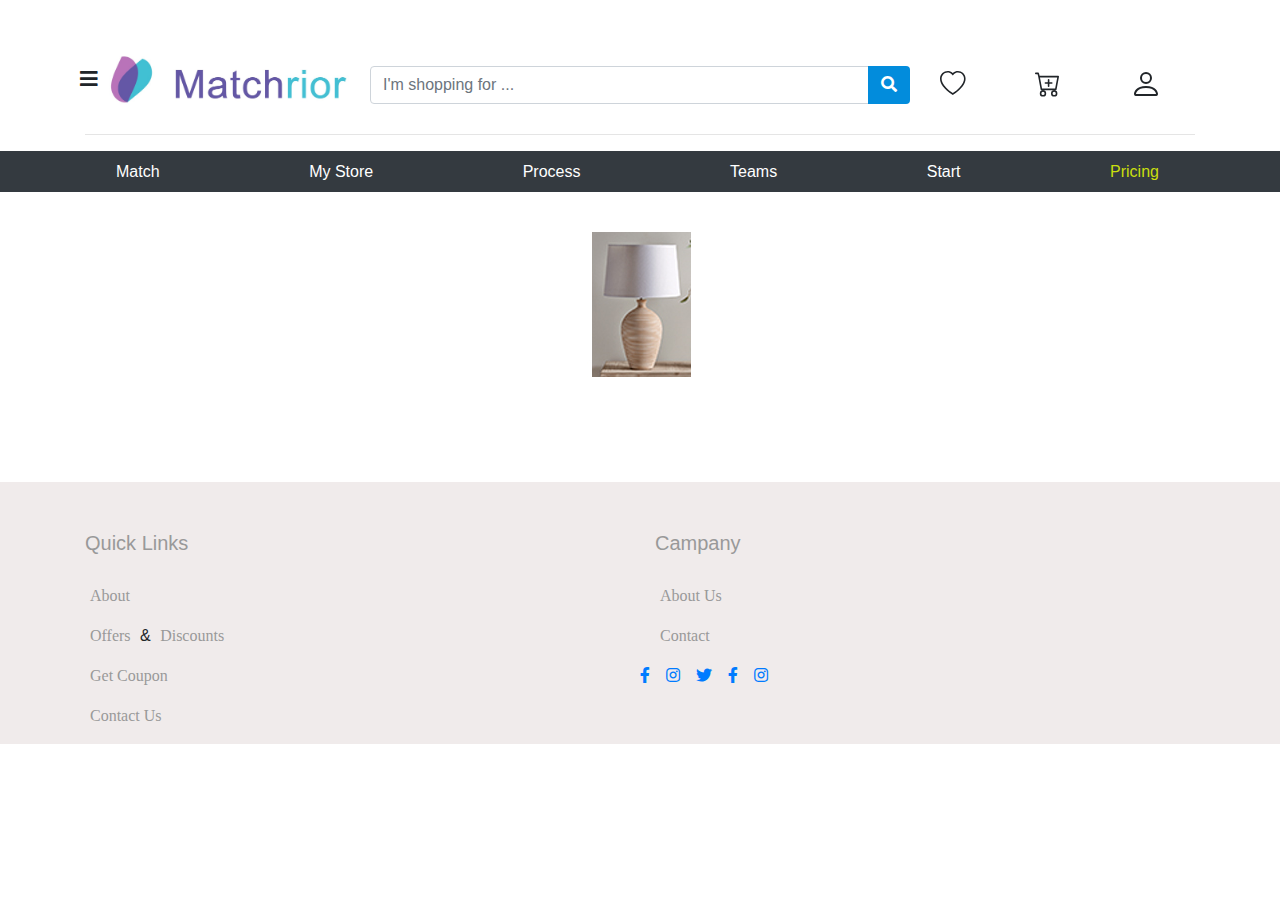
<file: pricing.html>
<!doctype html>
<html lang="en">

<head>
    <title>Sliders</title>
    <!-- Required meta tags -->
    <meta charset="utf-8">
    <meta name="viewport" content="width=device-width, initial-scale=1, shrink-to-fit=no">
    <!-- Bootstrap CSS -->
    <link rel="stylesheet" href="https://stackpath.bootstrapcdn.com/bootstrap/4.3.1/css/bootstrap.min.css"
        integrity="sha384-ggOyR0iXCbMQv3Xipma34MD+dH/1fQ784/j6cY/iJTQUOhcWr7x9JvoRxT2MZw1T" crossorigin="anonymous">
    <link rel="stylesheet" href="css/all.css">
    <link rel="stylesheet" href="css/owl.carousel.min.css">
    <link rel="stylesheet" href="css/owl.theme.default.min.css">
    <link rel="stylesheet" href="css/style.css">
</head>

<body>
    <div class="slider">
        <div class="container">
            <div class="search">  
                <div class="row">
                    <div class="col-md-3 img">
                        <div class="menu"> <i class="fas fa-bars"></i></div>

                        <a href="#">
                            <img src="imgs/logo.jpeg" width="100%" alt="">
                        </a> 
                    </div>
                    <div class="col-lg-6 col-md-6">
                        <div class="input-group mt-3">
                            <!-- <div class="menu"> <i class="fas fa-bars"></i></div> -->
                            <input type="text" class="form-control" placeholder="I'm shopping for ..."
                                aria-label="Recipient's username" aria-describedby="basic-addon2">
                            <div class="input-group-append">
                                <button class="btn" type="button"><i class="fas fa-search"></i></i></button>
                            </div>
                        </div>
                    </div>
                    
                    <div class="col-lg-3 col-md-3 ">
                        <div class="row icons">
                           <div class="col-md-4">
                                <!-- <a href="#">
                                    <img src="imgs/flag.png" width="100%" alt="">
                                </a> -->
                                <svg width="1.6em" height="1.6em" viewBox="0 0 16 16" class="bi bi-heart mr-3" fill="currentColor" xmlns="http://www.w3.org/2000/svg">
                                    <path fill-rule="evenodd" d="M8 2.748l-.717-.737C5.6.281 2.514.878 1.4 3.053c-.523 1.023-.641 2.5.314 4.385.92 1.815 2.834 3.989 6.286 6.357 3.452-2.368 5.365-4.542 6.286-6.357.955-1.886.838-3.362.314-4.385C13.486.878 10.4.28 8.717 2.01L8 2.748zM8 15C-7.333 4.868 3.279-3.04 7.824 1.143c.06.055.119.112.176.171a3.12 3.12 0 0 1 .176-.17C12.72-3.042 23.333 4.867 8 15z"/>
                                  </svg>
                        </div>
                           
                            <!-- <div>   
                          <svg width="2em" height="2em" viewBox="0 0 16 16" class="bi bi-heart mr-3" fill="currentColor" xmlns="http://www.w3.org/2000/svg">
                            <path fill-rule="evenodd" d="M8 2.748l-.717-.737C5.6.281 2.514.878 1.4 3.053c-.523 1.023-.641 2.5.314 4.385.92 1.815 2.834 3.989 6.286 6.357 3.452-2.368 5.365-4.542 6.286-6.357.955-1.886.838-3.362.314-4.385C13.486.878 10.4.28 8.717 2.01L8 2.748zM8 15C-7.333 4.868 3.279-3.04 7.824 1.143c.06.055.119.112.176.171a3.12 3.12 0 0 1 .176-.17C12.72-3.042 23.333 4.867 8 15z"/>
                          </svg>
                          <div class="position-relative"><a href="#"><p class="position-absolute b-0 l-0 bg-warning count  ">0</p></a></div>
                        </div>  -->
                        <div class="col-md-4" >
                          <svg width="1.6em" height="1.6em" viewBox="0 0 16 16" class="bi bi-cart-plus mr-3" fill="currentColor" xmlns="http://www.w3.org/2000/svg">
                            <path fill-rule="evenodd" d="M8.5 5a.5.5 0 0 1 .5.5v2a.5.5 0 0 1-.5.5h-2a.5.5 0 0 1 0-1H8V5.5a.5.5 0 0 1 .5-.5z"/>
                            <path fill-rule="evenodd" d="M8 7.5a.5.5 0 0 1 .5-.5h2a.5.5 0 0 1 0 1H9v1.5a.5.5 0 0 1-1 0v-2z"/>
                            <path fill-rule="evenodd" d="M0 1.5A.5.5 0 0 1 .5 1H2a.5.5 0 0 1 .485.379L2.89 3H14.5a.5.5 0 0 1 .491.592l-1.5 8A.5.5 0 0 1 13 12H4a.5.5 0 0 1-.491-.408L2.01 3.607 1.61 2H.5a.5.5 0 0 1-.5-.5zM3.102 4l1.313 7h8.17l1.313-7H3.102zM5 12a2 2 0 1 0 0 4 2 2 0 0 0 0-4zm7 0a2 2 0 1 0 0 4 2 2 0 0 0 0-4zm-7 1a1 1 0 1 0 0 2 1 1 0 0 0 0-2zm7 0a1 1 0 1 0 0 2 1 1 0 0 0 0-2z"/>
                          </svg>
                          <!-- <div class="position-relative"><a href="#"><p class="position-absolute b-0 l-0 bg-warning count">0</p></a></div>
                        </div> -->
                        </div>
            
                        <div class="col-md-4">
                          <svg width="2em" height="2em" viewBox="0 0 16 16" class="bi bi-person mr-3" fill="currentColor" xmlns="http://www.w3.org/2000/svg">
                            <path fill-rule="evenodd" d="M13 14s1 0 1-1-1-4-6-4-6 3-6 4 1 1 1 1h10zm-9.995-.944v-.002.002zM3.022 13h9.956a.274.274 0 0 0 .014-.002l.008-.002c-.001-.246-.154-.986-.832-1.664C11.516 10.68 10.289 10 8 10c-2.29 0-3.516.68-4.168 1.332-.678.678-.83 1.418-.832 1.664a1.05 1.05 0 0 0 .022.004zm9.974.056v-.002.002zM8 7a2 2 0 1 0 0-4 2 2 0 0 0 0 4zm3-2a3 3 0 1 1-6 0 3 3 0 0 1 6 0z"/>
                          </svg>
                        </div>
            
                             
            
<!--                              
                            <ul class="navbar-nav  log">
                                <li class="nav-item ">
                                    <a class="nav-link text-dark" href="#">Sign in</a>
                                  </li>
                                  <li class="nav-item ">
                                    <a class="nav-link text-dark" href="#">Register</a>
                                  </li>
            
                            </ul>
                              -->
                            </div>
                       
                    </div>
                </div>
            </div>
            
            <hr>
        </div>
        <div class="container-fluid w-100  bg-dark p-2">
            <div class="container medium">
            
                  <div class="a-group list-group  d-flex justify-content-between" id="list-tab" role="tablist">
                    <a class="  a "   href="slider.html" role="tab" aria-controls="home">Match</a>
                    <a class="  a  "   href="store.html" role="tab" aria-controls="profile">My Store</a>
                    <a class="  a"  href="process.html" role="tab" aria-controls="messages">Process</a>
                    <a class="  a  "   href="teams.html" role="tab" aria-controls="profile">Teams</a>
                    <a class="  a"  href="start.html" role="tab" aria-controls="messages">Start</a>
                    <a class="  a active"  href="pricing.html" role="tab" aria-controls="profile">Pricing</a>
                   </div>
                  
            </div>
            
        </div>
        </div>
        
        <div class="d-flex justify-content-center align-item-center">
            <img src="imgs/Sliders images/Slider 4/1.jpg" style="margin: 40px auto;" alt="">
        </div>

        
<br>
        <footer>

            <div class="container-fluid">
            <div class="container">
                <div class="row">
                    <div class="col-md-6">
                        <p class="p-foo paragraph" >Quick Links</p>
                          <p class="paragraph"><a class="link" href="#">About</a></p>
                          <p class="paragraph"><a class="link"  href="#">Offers</a> &amp; <a class="link" href="#">Discounts</a></p>
                          <p class="paragraph"><a class="link" href="#">Get Coupon</a></p>
                          <p class="paragraph"><a class="link" href="#">contact Us</a></p>
                    </div>
                    
                    <div class="col-md-6">
                <p class="p-foo paragraph">Campany</p>
                <p class="paragraph"><a class="link" href="#">About us</a></p>
                 <p class="paragraph"><a class="link" href="#">Contact</a></p>
                 <div class=" row">
                  <a href="#" class="pr-3"><i class="fab fa-facebook-f"></i> </a>
                  <a href="#" class="pr-3"><i class="fab fa-instagram"></i> </a>
                  <a href="#" class="pr-3"><i class="fab fa-twitter"></i> </a>
                  <a href="#" class="pr-3"><i class="fab fa-facebook-f"></i> </a>
                  <a href="#" class="pr-3"><i class="fab fa-instagram"></i> </a>
              </div>
                    </div>
                    </div>
                    </div>
                    </div>
                    </div>
                    </div>
                    </div>
          
          </footer>


        <!-- Optional JavaScript -->
        <!-- jQuery first, then Popper.js, then Bootstrap JS -->
        <script src="https://code.jquery.com/jquery-3.3.1.slim.min.js"
            integrity="sha384-q8i/X+965DzO0rT7abK41JStQIAqVgRVzpbzo5smXKp4YfRvH+8abtTE1Pi6jizo"
            crossorigin="anonymous"></script>
        <script src="https://cdnjs.cloudflare.com/ajax/libs/popper.js/1.14.7/umd/popper.min.js"
            integrity="sha384-UO2eT0CpHqdSJQ6hJty5KVphtPhzWj9WO1clHTMGa3JDZwrnQq4sF86dIHNDz0W1"
            crossorigin="anonymous"></script>
        <script src="https://stackpath.bootstrapcdn.com/bootstrap/4.3.1/js/bootstrap.min.js"
            integrity="sha384-JjSmVgyd0p3pXB1rRibZUAYoIIy6OrQ6VrjIEaFf/nJGzIxFDsf4x0xIM+B07jRM"
            crossorigin="anonymous"></script>
        <script src="js/owl.carousel.min.js"></script>
        <script src="js/script.js"></script>
</body>

</html>
</file>
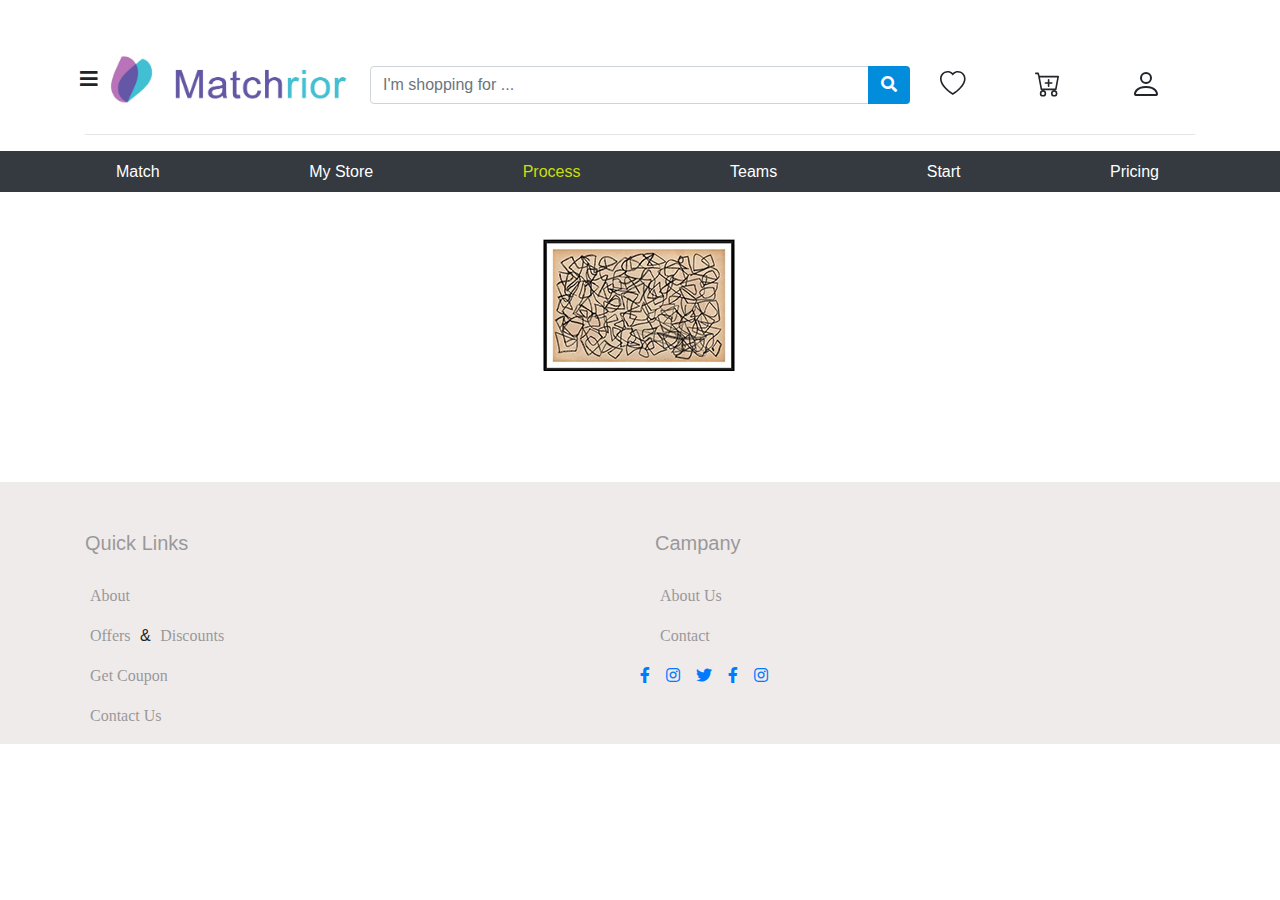
<file: process.html>
<!doctype html>
<html lang="en">

<head>
    <title>Sliders</title>
    <!-- Required meta tags -->
    <meta charset="utf-8">
    <meta name="viewport" content="width=device-width, initial-scale=1, shrink-to-fit=no">
    <!-- Bootstrap CSS -->
    <link rel="stylesheet" href="https://stackpath.bootstrapcdn.com/bootstrap/4.3.1/css/bootstrap.min.css"
        integrity="sha384-ggOyR0iXCbMQv3Xipma34MD+dH/1fQ784/j6cY/iJTQUOhcWr7x9JvoRxT2MZw1T" crossorigin="anonymous">
    <link rel="stylesheet" href="css/all.css">
    <link rel="stylesheet" href="css/owl.carousel.min.css">
    <link rel="stylesheet" href="css/owl.theme.default.min.css">
    <link rel="stylesheet" href="css/style.css">
</head>

<body>
    <div class="slider">
        <div class="container">
            <div class="search">  
                <div class="row">
                    <div class="col-md-3 img">
                        <div class="menu"> <i class="fas fa-bars"></i></div>

                        <a href="#">
                            <img src="imgs/logo.jpeg" width="100%" alt="">
                        </a> 
                    </div>
                    <div class="col-lg-6 col-md-6">
                        <div class="input-group mt-3">
                            <!-- <div class="menu"> <i class="fas fa-bars"></i></div> -->
                            <input type="text" class="form-control" placeholder="I'm shopping for ..."
                                aria-label="Recipient's username" aria-describedby="basic-addon2">
                            <div class="input-group-append">
                                <button class="btn" type="button"><i class="fas fa-search"></i></i></button>
                            </div>
                        </div>
                    </div>
                    
                    <div class="col-lg-3 col-md-3 ">
                        <div class="row icons">
                           <div class="col-md-4">
                                <!-- <a href="#">
                                    <img src="imgs/flag.png" width="100%" alt="">
                                </a> -->
                                <svg width="1.6em" height="1.6em" viewBox="0 0 16 16" class="bi bi-heart mr-3" fill="currentColor" xmlns="http://www.w3.org/2000/svg">
                                    <path fill-rule="evenodd" d="M8 2.748l-.717-.737C5.6.281 2.514.878 1.4 3.053c-.523 1.023-.641 2.5.314 4.385.92 1.815 2.834 3.989 6.286 6.357 3.452-2.368 5.365-4.542 6.286-6.357.955-1.886.838-3.362.314-4.385C13.486.878 10.4.28 8.717 2.01L8 2.748zM8 15C-7.333 4.868 3.279-3.04 7.824 1.143c.06.055.119.112.176.171a3.12 3.12 0 0 1 .176-.17C12.72-3.042 23.333 4.867 8 15z"/>
                                  </svg>
                        </div>
                           
                            <!-- <div>   
                          <svg width="2em" height="2em" viewBox="0 0 16 16" class="bi bi-heart mr-3" fill="currentColor" xmlns="http://www.w3.org/2000/svg">
                            <path fill-rule="evenodd" d="M8 2.748l-.717-.737C5.6.281 2.514.878 1.4 3.053c-.523 1.023-.641 2.5.314 4.385.92 1.815 2.834 3.989 6.286 6.357 3.452-2.368 5.365-4.542 6.286-6.357.955-1.886.838-3.362.314-4.385C13.486.878 10.4.28 8.717 2.01L8 2.748zM8 15C-7.333 4.868 3.279-3.04 7.824 1.143c.06.055.119.112.176.171a3.12 3.12 0 0 1 .176-.17C12.72-3.042 23.333 4.867 8 15z"/>
                          </svg>
                          <div class="position-relative"><a href="#"><p class="position-absolute b-0 l-0 bg-warning count  ">0</p></a></div>
                        </div>  -->
                        <div class="col-md-4" >
                          <svg width="1.6em" height="1.6em" viewBox="0 0 16 16" class="bi bi-cart-plus mr-3" fill="currentColor" xmlns="http://www.w3.org/2000/svg">
                            <path fill-rule="evenodd" d="M8.5 5a.5.5 0 0 1 .5.5v2a.5.5 0 0 1-.5.5h-2a.5.5 0 0 1 0-1H8V5.5a.5.5 0 0 1 .5-.5z"/>
                            <path fill-rule="evenodd" d="M8 7.5a.5.5 0 0 1 .5-.5h2a.5.5 0 0 1 0 1H9v1.5a.5.5 0 0 1-1 0v-2z"/>
                            <path fill-rule="evenodd" d="M0 1.5A.5.5 0 0 1 .5 1H2a.5.5 0 0 1 .485.379L2.89 3H14.5a.5.5 0 0 1 .491.592l-1.5 8A.5.5 0 0 1 13 12H4a.5.5 0 0 1-.491-.408L2.01 3.607 1.61 2H.5a.5.5 0 0 1-.5-.5zM3.102 4l1.313 7h8.17l1.313-7H3.102zM5 12a2 2 0 1 0 0 4 2 2 0 0 0 0-4zm7 0a2 2 0 1 0 0 4 2 2 0 0 0 0-4zm-7 1a1 1 0 1 0 0 2 1 1 0 0 0 0-2zm7 0a1 1 0 1 0 0 2 1 1 0 0 0 0-2z"/>
                          </svg>
                          <!-- <div class="position-relative"><a href="#"><p class="position-absolute b-0 l-0 bg-warning count">0</p></a></div>
                        </div> -->
                        </div>
            
                        <div class="col-md-4">
                          <svg width="2em" height="2em" viewBox="0 0 16 16" class="bi bi-person mr-3" fill="currentColor" xmlns="http://www.w3.org/2000/svg">
                            <path fill-rule="evenodd" d="M13 14s1 0 1-1-1-4-6-4-6 3-6 4 1 1 1 1h10zm-9.995-.944v-.002.002zM3.022 13h9.956a.274.274 0 0 0 .014-.002l.008-.002c-.001-.246-.154-.986-.832-1.664C11.516 10.68 10.289 10 8 10c-2.29 0-3.516.68-4.168 1.332-.678.678-.83 1.418-.832 1.664a1.05 1.05 0 0 0 .022.004zm9.974.056v-.002.002zM8 7a2 2 0 1 0 0-4 2 2 0 0 0 0 4zm3-2a3 3 0 1 1-6 0 3 3 0 0 1 6 0z"/>
                          </svg>
                        </div>
            
                             
            
<!--                              
                            <ul class="navbar-nav  log">
                                <li class="nav-item ">
                                    <a class="nav-link text-dark" href="#">Sign in</a>
                                  </li>
                                  <li class="nav-item ">
                                    <a class="nav-link text-dark" href="#">Register</a>
                                  </li>
            
                            </ul>
                              -->
                            </div>
                       
                    </div>
                </div>
            </div>
            
            <hr>
        </div>
        <div class="container-fluid w-100  bg-dark p-2">
            <div class="container medium">
            
                  <div class="a-group list-group  d-flex justify-content-between" id="list-tab" role="tablist">
                    <a class="  a "   href="slider.html" role="tab" aria-controls="home">Match</a>
                    <a class="  a "   href="store.html" role="tab" aria-controls="profile">My Store</a>
                    <a class="  a active"  href="process.html" role="tab" aria-controls="messages">Process</a>
                    <a class="  a"   href="teams.html" role="tab" aria-controls="profile">Teams</a>
                    <a class="  a"  href="start.html" role="tab" aria-controls="messages">Start</a>
                    <a class="  a"  href="pricing.html" role="tab" aria-controls="profile">Pricing</a>
                   </div>
                  
            </div>
        </div>
             
        </div>
        
        <div class="d-flex justify-content-center align-item-center">
            <img src="imgs/Sliders images/Slider 1/Art 1.jpg" style="margin: 40px auto;" alt="">
        </div>

        
<br>
        <footer>

            <div class="container-fluid">
            <div class="container">
                <div class="row">
                    <div class="col-md-6">
                        <p class="p-foo paragraph" >Quick Links</p>
                          <p class="paragraph"><a class="link" href="#">About</a></p>
                          <p class="paragraph"><a class="link"  href="#">Offers</a> &amp; <a class="link" href="#">Discounts</a></p>
                          <p class="paragraph"><a class="link" href="#">Get Coupon</a></p>
                          <p class="paragraph"><a class="link" href="#">contact Us</a></p>
                    </div>
                    
                    <div class="col-md-6">
                <p class="p-foo paragraph">Campany</p>
                <p class="paragraph"><a class="link" href="#">About us</a></p>
                 <p class="paragraph"><a class="link" href="#">Contact</a></p>
                 <div class=" row">
                  <a href="#" class="pr-3"><i class="fab fa-facebook-f"></i> </a>
                  <a href="#" class="pr-3"><i class="fab fa-instagram"></i> </a>
                  <a href="#" class="pr-3"><i class="fab fa-twitter"></i> </a>
                  <a href="#" class="pr-3"><i class="fab fa-facebook-f"></i> </a>
                  <a href="#" class="pr-3"><i class="fab fa-instagram"></i> </a>
              </div>
                    </div>
                    </div>
                    </div>
                    </div>
                    </div>
                    </div>
                    </div>
          
          </footer>


        <!-- Optional JavaScript -->
        <!-- jQuery first, then Popper.js, then Bootstrap JS -->
        <script src="https://code.jquery.com/jquery-3.3.1.slim.min.js"
            integrity="sha384-q8i/X+965DzO0rT7abK41JStQIAqVgRVzpbzo5smXKp4YfRvH+8abtTE1Pi6jizo"
            crossorigin="anonymous"></script>
        <script src="https://cdnjs.cloudflare.com/ajax/libs/popper.js/1.14.7/umd/popper.min.js"
            integrity="sha384-UO2eT0CpHqdSJQ6hJty5KVphtPhzWj9WO1clHTMGa3JDZwrnQq4sF86dIHNDz0W1"
            crossorigin="anonymous"></script>
        <script src="https://stackpath.bootstrapcdn.com/bootstrap/4.3.1/js/bootstrap.min.js"
            integrity="sha384-JjSmVgyd0p3pXB1rRibZUAYoIIy6OrQ6VrjIEaFf/nJGzIxFDsf4x0xIM+B07jRM"
            crossorigin="anonymous"></script>
        <script src="js/owl.carousel.min.js"></script>
        <script src="js/script.js"></script>
</body>

</html>
</file>
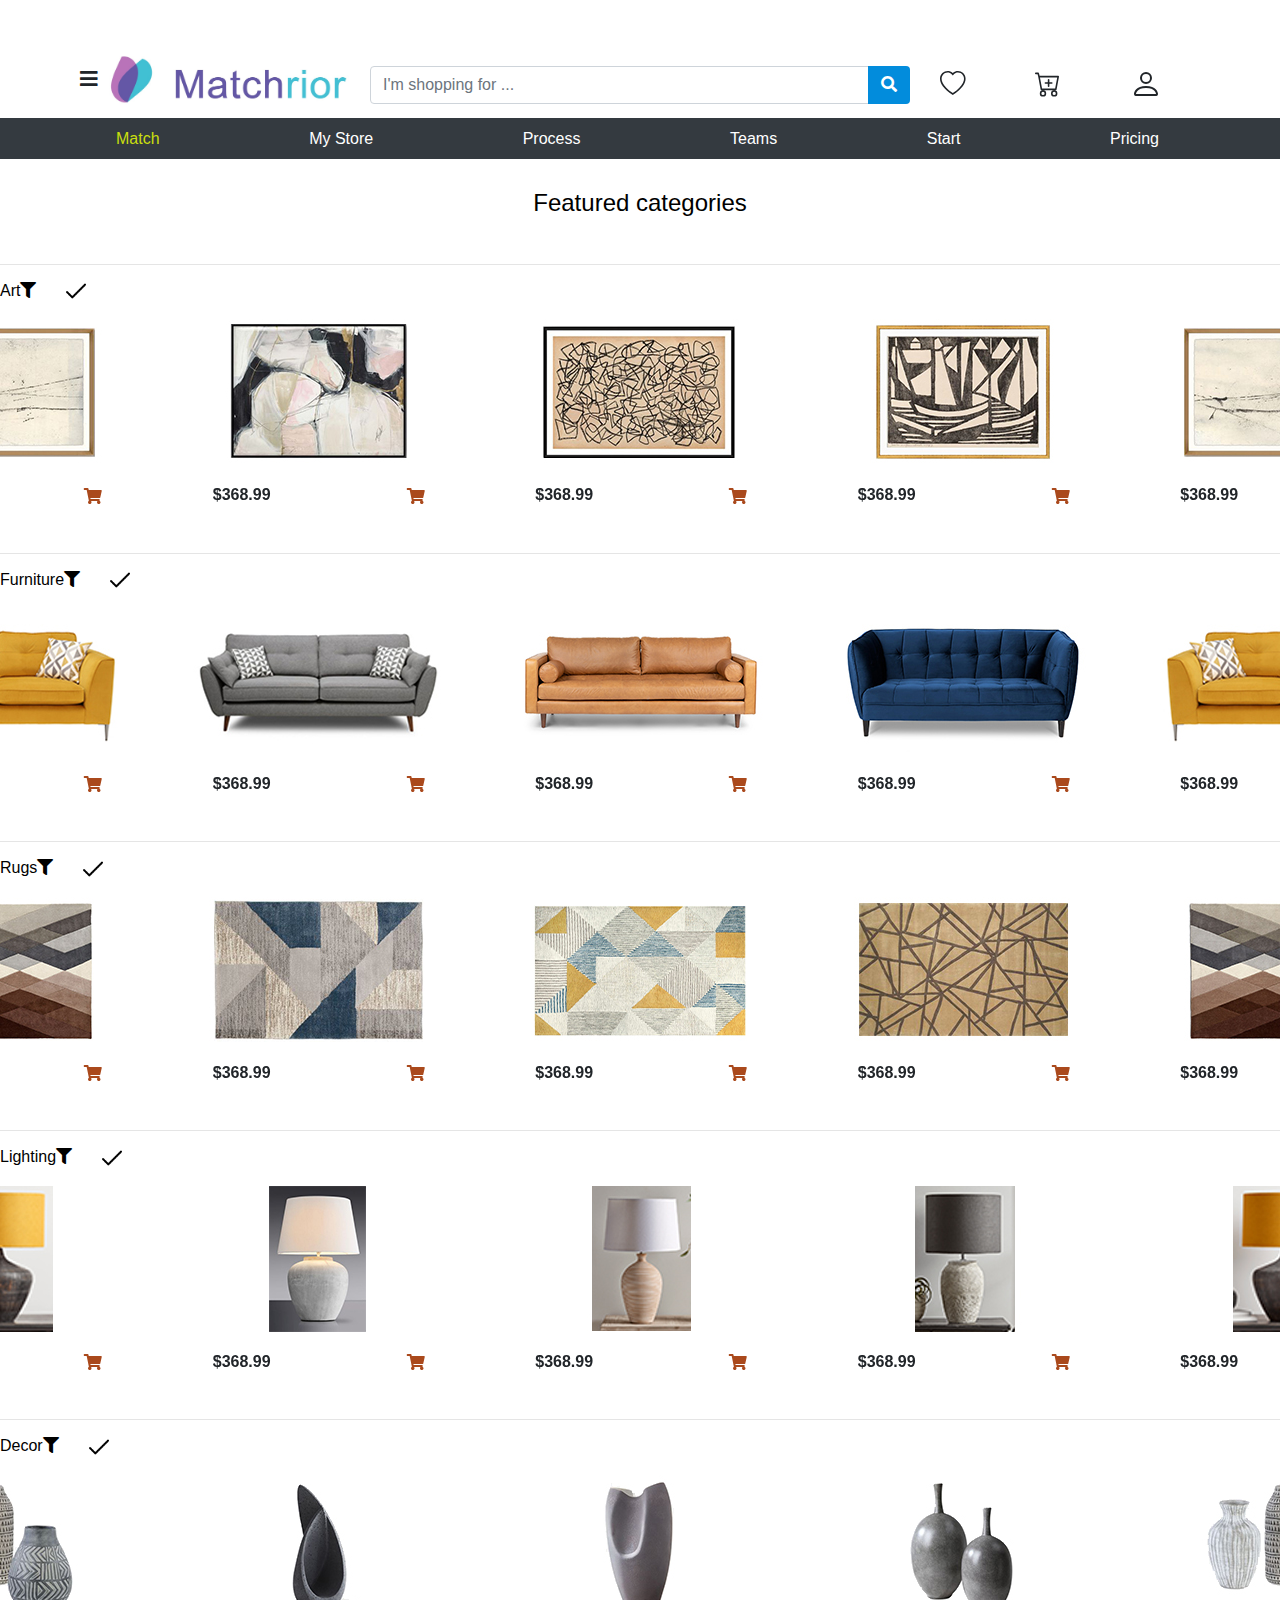
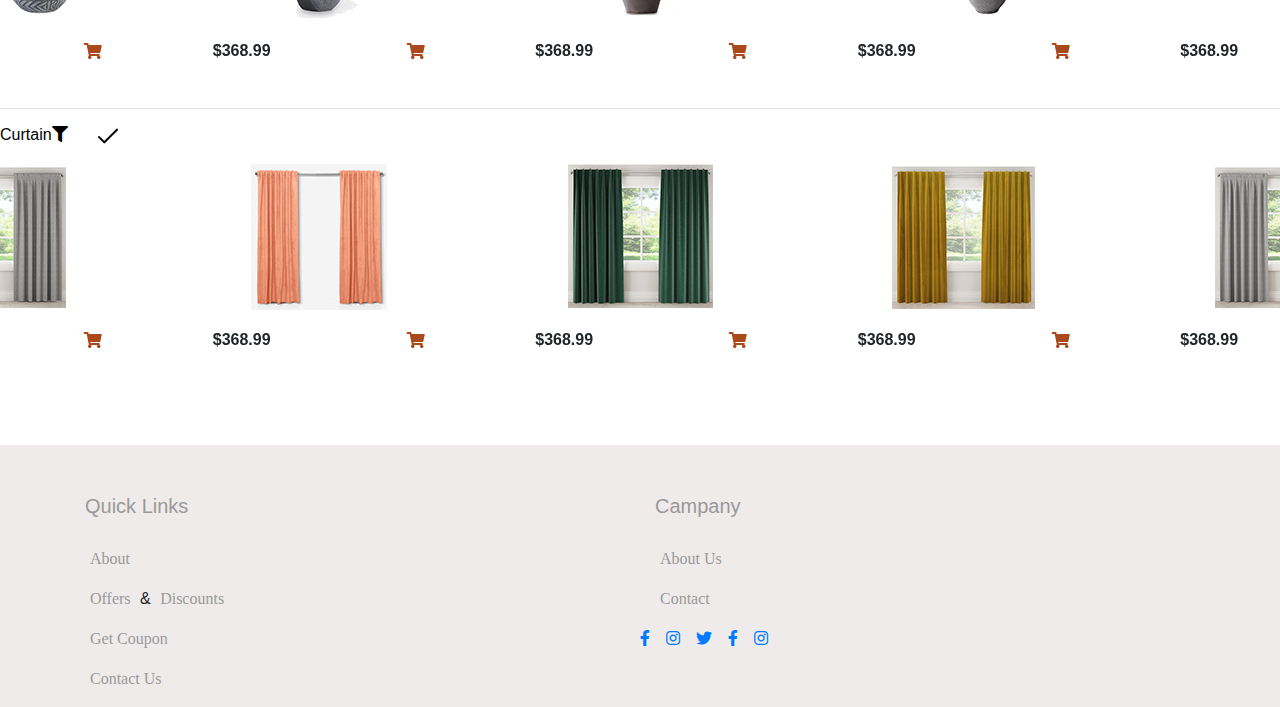
<file: slider.html>
<!doctype html>
<html lang="en">

<head>
    <title>Sliders</title>
    <!-- Required meta tags -->
    <meta charset="utf-8">
    <meta name="viewport" content="width=device-width, initial-scale=1, shrink-to-fit=no">
    <!-- Bootstrap CSS -->
    <link rel="stylesheet" href="https://stackpath.bootstrapcdn.com/bootstrap/4.3.1/css/bootstrap.min.css"
        integrity="sha384-ggOyR0iXCbMQv3Xipma34MD+dH/1fQ784/j6cY/iJTQUOhcWr7x9JvoRxT2MZw1T" crossorigin="anonymous">
    <link rel="stylesheet" href="css/all.css">
    <link rel="stylesheet" href="css/owl.carousel.min.css">
    <link rel="stylesheet" href="css/owl.theme.default.min.css">
    <link rel="stylesheet" href="css/style.css">
</head>

<body>
    <div class="slider">
         
        <div class="container">
            <div class="search">  
                <div class="row">
                    <div class="col-md-3 img">
                        <div class="menu"> <i class="fas fa-bars"></i></div>

                        <a href="#">
                            <img src="imgs/logo.jpeg" width="100%" alt="">
                        </a> 
                    </div>
                    <div class="col-lg-6 col-md-6">
                        <div class="input-group mt-3">
                            <!-- <div class="menu"> <i class="fas fa-bars"></i></div> -->
                            <input type="text" class="form-control" placeholder="I'm shopping for ..."
                                aria-label="Recipient's username" aria-describedby="basic-addon2">
                            <div class="input-group-append">
                                <button class="btn" type="button"><i class="fas fa-search"></i></i></button>
                            </div>
                        </div>
                    </div>
                    
                    <div class="col-lg-3 col-md-3 ">
                        <div class="row icons">
                           <div class="col-md-4">
                                <!-- <a href="#">
                                    <img src="imgs/flag.png" width="100%" alt="">
                                </a> -->
                                <svg width="1.6em" height="1.6em" viewBox="0 0 16 16" class="bi bi-heart mr-3" fill="currentColor" xmlns="http://www.w3.org/2000/svg">
                                    <path fill-rule="evenodd" d="M8 2.748l-.717-.737C5.6.281 2.514.878 1.4 3.053c-.523 1.023-.641 2.5.314 4.385.92 1.815 2.834 3.989 6.286 6.357 3.452-2.368 5.365-4.542 6.286-6.357.955-1.886.838-3.362.314-4.385C13.486.878 10.4.28 8.717 2.01L8 2.748zM8 15C-7.333 4.868 3.279-3.04 7.824 1.143c.06.055.119.112.176.171a3.12 3.12 0 0 1 .176-.17C12.72-3.042 23.333 4.867 8 15z"/>
                                  </svg>
                        </div>
                           
                            <!-- <div>   
                          <svg width="2em" height="2em" viewBox="0 0 16 16" class="bi bi-heart mr-3" fill="currentColor" xmlns="http://www.w3.org/2000/svg">
                            <path fill-rule="evenodd" d="M8 2.748l-.717-.737C5.6.281 2.514.878 1.4 3.053c-.523 1.023-.641 2.5.314 4.385.92 1.815 2.834 3.989 6.286 6.357 3.452-2.368 5.365-4.542 6.286-6.357.955-1.886.838-3.362.314-4.385C13.486.878 10.4.28 8.717 2.01L8 2.748zM8 15C-7.333 4.868 3.279-3.04 7.824 1.143c.06.055.119.112.176.171a3.12 3.12 0 0 1 .176-.17C12.72-3.042 23.333 4.867 8 15z"/>
                          </svg>
                          <div class="position-relative"><a href="#"><p class="position-absolute b-0 l-0 bg-warning count  ">0</p></a></div>
                        </div>  -->
                        <div class="col-md-4" >
                          <svg width="1.6em" height="1.6em" viewBox="0 0 16 16" class="bi bi-cart-plus mr-3" fill="currentColor" xmlns="http://www.w3.org/2000/svg">
                            <path fill-rule="evenodd" d="M8.5 5a.5.5 0 0 1 .5.5v2a.5.5 0 0 1-.5.5h-2a.5.5 0 0 1 0-1H8V5.5a.5.5 0 0 1 .5-.5z"/>
                            <path fill-rule="evenodd" d="M8 7.5a.5.5 0 0 1 .5-.5h2a.5.5 0 0 1 0 1H9v1.5a.5.5 0 0 1-1 0v-2z"/>
                            <path fill-rule="evenodd" d="M0 1.5A.5.5 0 0 1 .5 1H2a.5.5 0 0 1 .485.379L2.89 3H14.5a.5.5 0 0 1 .491.592l-1.5 8A.5.5 0 0 1 13 12H4a.5.5 0 0 1-.491-.408L2.01 3.607 1.61 2H.5a.5.5 0 0 1-.5-.5zM3.102 4l1.313 7h8.17l1.313-7H3.102zM5 12a2 2 0 1 0 0 4 2 2 0 0 0 0-4zm7 0a2 2 0 1 0 0 4 2 2 0 0 0 0-4zm-7 1a1 1 0 1 0 0 2 1 1 0 0 0 0-2zm7 0a1 1 0 1 0 0 2 1 1 0 0 0 0-2z"/>
                          </svg>
                          <!-- <div class="position-relative"><a href="#"><p class="position-absolute b-0 l-0 bg-warning count">0</p></a></div>
                        </div> -->
                        </div>
            
                        <div class="col-md-4">
                          <svg width="2em" height="2em" viewBox="0 0 16 16" class="bi bi-person mr-3" fill="currentColor" xmlns="http://www.w3.org/2000/svg">
                            <path fill-rule="evenodd" d="M13 14s1 0 1-1-1-4-6-4-6 3-6 4 1 1 1 1h10zm-9.995-.944v-.002.002zM3.022 13h9.956a.274.274 0 0 0 .014-.002l.008-.002c-.001-.246-.154-.986-.832-1.664C11.516 10.68 10.289 10 8 10c-2.29 0-3.516.68-4.168 1.332-.678.678-.83 1.418-.832 1.664a1.05 1.05 0 0 0 .022.004zm9.974.056v-.002.002zM8 7a2 2 0 1 0 0-4 2 2 0 0 0 0 4zm3-2a3 3 0 1 1-6 0 3 3 0 0 1 6 0z"/>
                          </svg>
                        </div>
            
                             
            
<!--                              
                            <ul class="navbar-nav  log">
                                <li class="nav-item ">
                                    <a class="nav-link text-dark" href="#">Sign in</a>
                                  </li>
                                  <li class="nav-item ">
                                    <a class="nav-link text-dark" href="#">Register</a>
                                  </li>
            
                            </ul>
                              -->
                            </div>
                       
                    </div>
                </div>
            </div>
            
             
        </div>
            <div class="container-fluid w-100  bg-dark p-2">
            <div class="container medium ">
                  <div class="a-group list-group d-flex justify-content-between" id="list-tab" role="tablist">
                     <a class="  a  active"   href="slider.html" role="tab" aria-controls="home">Match</a> 
                     <a class="  a"   href="store.html" role="tab" aria-controls="profile">My Store</a> 
                    <a class="  a"   href="process.html" role="tab" aria-controls="messages">Process</a> 
                    <a class="  a"   href="teams.html" role="tab" aria-controls="profile">Teams</a>
                    <a class="  a"   href="start.html" role="tab" aria-controls="messages">Start</a>
                    <a class="  a"   href="pricing.html" role="tab" aria-controls="profile">Pricing</a>
                   </div>
                </div>
            </div>
            
            <div class="categories " id="categories">
                <h4 class="h4-text" >Featured categories</h4>
                <hr>
                <!-- Art - Furniture - Rugs - Lighting - Decor - Curtain -->
                <div class="active1">
                <h6 class="cat-name">Art<i class="fas fa-filter"></i><span style="   border-radius: 50%; padding: 3px 10px; margin-left: 20px;cursor: pointer; width: 30%;" id="bbb"><img src="imgs/Icons for match/tick.png" width="20px" alt=""> </span></h6>
                <div class="owl-carousel owl-theme ">
                    <div class="item">
                        <div class="card">
                            <img class="card-img-top" src="./imgs/Sliders images/Slider 1/Art 1.jpg" alt="">
                            <div class="card-body">
                                <h6 class="card-title">$368.99</h6>
                                <p class="card-text"><i class="fas fa-shopping-cart"></i></p>
                            </div>
                        </div>
                    </div>
                    <div class="item">
                        <div class="card">
                            <img class="card-img-top" src="./imgs/Sliders images/Slider 1/Art 2.jpg" alt="">
                            <div class="card-body">
                                <h6 class="card-title">$368.99</h6>
                                <p class="card-text"><i class="fas fa-shopping-cart"></i></p>
                            </div>
                        </div>
                    </div>
                    <div class="item">
                        <div class="card">
                            <img class="card-img-top" src="./imgs/Sliders images/Slider 1/Art 3.jpg" alt="">
                            <div class="card-body">
                                <h6 class="card-title">$368.99</h6>
                                <p class="card-text"><i class="fas fa-shopping-cart"></i></p>
                            </div>
                        </div>
                    </div>
                    <div class="item">
                        <div class="card">
                            <img class="card-img-top" src="./imgs/Sliders images/Slider 1/Art 4.jpg" alt="">
                            <div class="card-body">
                                <h6 class="card-title">$368.99</h6>
                                <p class="card-text"><i class="fas fa-shopping-cart"></i></p>
                            </div>
                        </div>
                    </div>

                </div>
            </div>
                <hr>
                <div class="active1">
                <h6 class="cat-name">Furniture<i class="fas fa-filter"></i><span style="  border-radius: 50%; padding: 3px 10px; margin-left: 20px;cursor: pointer; width: 30%;" id="bbb"><img src="imgs/Icons for match/tick.png" width="20px" alt=""> </span></h6>
                <div class="owl-carousel owl-theme  ">
                    <div class="item">
                        <div class="card">
                            <img class="card-img-top" src="./imgs/Sliders images/Slider 2/Furniture 1.jpg" alt="">
                            <div class="card-body">
                                <h6 class="card-title">$368.99</h6>
                                <p class="card-text"><i class="fas fa-shopping-cart"></i></p>
                            </div>
                        </div>

                    </div>
                    <div class="item">
                        <div class="card">
                            <img class="card-img-top" src="./imgs/Sliders images/Slider 2/Furniture 2.jpg" alt="">
                            <div class="card-body">
                                <h6 class="card-title">$368.99</h6>
                                <p class="card-text"><i class="fas fa-shopping-cart"></i></p>
                            </div>
                        </div>
                        
                    </div>
                    <div class="item">
                        <div class="card">
                            <img class="card-img-top" src="./imgs/Sliders images/Slider 2/Furniture 3.jpg" alt="">
                            <div class="card-body">
                                <h6 class="card-title">$368.99</h6>
                                <p class="card-text"><i class="fas fa-shopping-cart"></i></p>
                            </div>
                        </div>
                        
                    </div>
                    <div class="item">
                        <div class="card">
                            <img class="card-img-top" src="./imgs/Sliders images/Slider 2/Furniture 4.jpg" alt="">
                            <div class="card-body">
                                <h6 class="card-title">$368.99</h6>
                                <p class="card-text"><i class="fas fa-shopping-cart"></i></p>
                            </div>
                        </div>
                    </div>
                </div>
            </div>
                <hr>
<!--  -->
<div class="active1"> 
<h6 class="cat-name">Rugs<i class="fas fa-filter"></i><span style="   border-radius: 50%; padding: 3px 10px; margin-left: 20px;cursor: pointer; width: 30%;" id="bbb"><img src="imgs/Icons for match/tick.png" width="20px" alt=""> </span></h6>
                <div class="owl-carousel owl-theme  ">
                    <div class="item">
                        <div class="card">
                            <img class="card-img-top" src="./imgs/Sliders images/Slider 3/rug1.jpg" alt="">
                            <div class="card-body">
                                <h6 class="card-title">$368.99</h6>
                                <p class="card-text"><i class="fas fa-shopping-cart"></i></p>
                            </div>
                        </div>
                    </div>
                    <div class="item">
                        <div class="card">
                            <img class="card-img-top" src="./imgs/Sliders images/Slider 3/rug 2.jpg" alt="">
                            <div class="card-body">
                                <h6 class="card-title">$368.99</h6>
                                <p class="card-text"><i class="fas fa-shopping-cart"></i></p>
                            </div>
                        </div>
                    </div>
                    <div class="item">
                        <div class="card">
                            <img class="card-img-top" src="./imgs/Sliders images/Slider 3/rug 3.jpg" alt="">
                            <div class="card-body">
                                <h6 class="card-title">$368.99</h6>
                                <p class="card-text"><i class="fas fa-shopping-cart"></i></p>
                            </div>
                        </div>
                    </div>
                    <div class="item">
                        <div class="card">
                            <img class="card-img-top" src="./imgs/Sliders images/Slider 3/rug 4.jpg" alt="">
                            <div class="card-body">
                                <h6 class="card-title">$368.99</h6>
                                <p class="card-text"><i class="fas fa-shopping-cart"></i></p>
                            </div>
                        </div>
                    </div>

                </div>
</div>
                <hr>
                <!--  -->
                <div class="active1"> 
                <h6 class="cat-name">Lighting<i class="fas fa-filter"></i><span style="    border-radius: 50%; padding: 3px 10px; margin-left: 20px;cursor: pointer; width: 30%;" id="bbb"><img src="imgs/Icons for match/tick.png" width="20px" alt=""> </span></h6>
                <div class="owl-carousel owl-theme  ">
                    <div class="item">
                        <div class="card">
                            <img class="card-img-top" src="./imgs/Sliders images/Slider 4/1.jpg" alt="">
                            <div class="card-body">
                                <h6 class="card-title">$368.99</h6>
                                <p class="card-text"><i class="fas fa-shopping-cart"></i></p>
                            </div>
                        </div>
                    </div>
                    <div class="item">
                        <div class="card">
                            <img class="card-img-top" src="./imgs/Sliders images/Slider 4/2.jpg" alt="">
                            <div class="card-body">
                                <h6 class="card-title">$368.99</h6>
                                <p class="card-text"><i class="fas fa-shopping-cart"></i></p>
                            </div>
                        </div>
                    </div>
                    <div class="item">
                        <div class="card">
                            <img class="card-img-top" src="./imgs/Sliders images/Slider 4/3.jpg" alt="">
                            <div class="card-body">
                                <h6 class="card-title">$368.99</h6>
                                <p class="card-text"><i class="fas fa-shopping-cart"></i></p>
                            </div>
                        </div>
                    </div>
                    <div class="item">
                        <div class="card">
                            <img class="card-img-top" src="./imgs/Sliders images/Slider 4/4.jpg" alt="">
                            <div class="card-body">
                                <h6 class="card-title">$368.99</h6>
                                <p class="card-text"><i class="fas fa-shopping-cart"></i></p>
                            </div>
                        </div>
                    </div>

                </div>
                </div>
                <hr>
                <!--  -->
                <div class="active1"> 
                <h6 class="cat-name">Decor<i class="fas fa-filter"></i><span style="   border-radius: 50%; padding: 3px 10px; margin-left: 20px;cursor: pointer; width: 30%;" id="bbb"><img src="imgs/Icons for match/tick.png" width="20px" alt=""> </span></h6>
                <div class="owl-carousel owl-theme  ">
                    <div class="item">
                        <div class="card">
                            <img class="card-img-top" src="./imgs/Sliders images/Slider 5/1.jpg" alt="">
                            <div class="card-body">
                                <h6 class="card-title">$368.99</h6>
                                <p class="card-text"><i class="fas fa-shopping-cart"></i></p>
                            </div>
                        </div>
                    </div>
                    <div class="item">
                        <div class="card">
                            <img class="card-img-top" src="./imgs/Sliders images/Slider 5/2.jpg" alt="">
                            <div class="card-body">
                                <h6 class="card-title">$368.99</h6>
                                <p class="card-text"><i class="fas fa-shopping-cart"></i></p>
                            </div>
                        </div>
                    </div>
                    <div class="item">
                        <div class="card">
                            <img class="card-img-top" src="./imgs/Sliders images/Slider 5/3.jpg" alt="">
                            <div class="card-body">
                                <h6 class="card-title">$368.99</h6>
                                <p class="card-text"><i class="fas fa-shopping-cart"></i></p>
                            </div>
                        </div>
                    </div>
                    <div class="item">
                        <div class="card">
                            <img class="card-img-top" src="./imgs/Sliders images/Slider 5/4.jpg" alt="">
                            <div class="card-body">
                                <h6 class="card-title">$368.99</h6>
                                <p class="card-text"><i class="fas fa-shopping-cart"></i></p>
                            </div>
                        </div>
                    </div>

                </div>
                </div>
                <hr>
                <!--  -->
                <div class="active1"> 
                <h6 class="cat-name">Curtain<i class="fas fa-filter"></i><span style="   border-radius: 50%; padding: 3px 10px; margin-left: 20px;cursor: pointer; width: 30%;" id="bbb"><img src="imgs/Icons for match/tick.png" width="20px" alt=""> </span></h6>
                <div class="owl-carousel owl-theme  ">
                    <div class="item">
                        <div class="card">
                            <img class="card-img-top" src="./imgs/Sliders images/Slider 6/curtain 2.jpg" alt="">
                            <div class="card-body">
                                <h6 class="card-title">$368.99</h6>
                                <p class="card-text"><i class="fas fa-shopping-cart"></i></p>
                            </div>
                        </div>
                    </div>
                    <div class="item">
                        <div class="card">
                            <img class="card-img-top" src="./imgs/Sliders images/Slider 6/curtian 3.jpg" alt="">
                            <div class="card-body">
                                <h6 class="card-title">$368.99</h6>
                                <p class="card-text"><i class="fas fa-shopping-cart"></i></p>
                            </div>
                        </div>
                    </div>
                    <div class="item">
                        <div class="card">
                            <img class="card-img-top" src="./imgs/Sliders images/Slider 6/curtian 4.jpg" alt="">
                            <div class="card-body">
                                <h6 class="card-title">$368.99</h6>
                                <p class="card-text"><i class="fas fa-shopping-cart"></i></p>
                            </div>
                        </div>
                    </div>
                    <div class="item">
                        <div class="card">
                            <img class="card-img-top" src="./imgs/Sliders images/Slider 6/curtian 5.jpg" alt="">
                            <div class="card-body">
                                <h6 class="card-title">$368.99</h6>
                                <p class="card-text"><i class="fas fa-shopping-cart"></i></p>
                            </div>
                        </div>
                    </div>

                </div>
                </div>
                
            </div>
        </div>
<br>
     

          <footer>

            <div class="container-fluid">
            <div class="container">
                <div class="row">
                    <div class="col-md-6">
                        <p class="p-foo paragraph" >Quick Links</p>
                          <p class="paragraph"><a class="link" href="#">About</a></p>
                          <p class="paragraph"><a class="link"  href="#">Offers</a> &amp; <a class="link" href="#">Discounts</a></p>
                          <p class="paragraph"><a class="link" href="#">Get Coupon</a></p>
                          <p class="paragraph"><a class="link" href="#">contact Us</a></p>
                    </div>
                    
                    <div class="col-md-6">
                <p class="p-foo paragraph">Campany</p>
                <p class="paragraph"><a class="link" href="#">About us</a></p>
                 <p class="paragraph"><a class="link" href="#">Contact</a></p>
                 <div class=" row">
                  <a href="#" class="pr-3"><i class="fab fa-facebook-f"></i> </a>
                  <a href="#" class="pr-3"><i class="fab fa-instagram"></i> </a>
                  <a href="#" class="pr-3"><i class="fab fa-twitter"></i> </a>
                  <a href="#" class="pr-3"><i class="fab fa-facebook-f"></i> </a>
                  <a href="#" class="pr-3"><i class="fab fa-instagram"></i> </a>
              </div>
                    </div>
                    </div>
                    </div>
                    </div>
                    </div>
                    </div>
                    </div>
          
          </footer>


        <!-- Optional JavaScript -->
        <!-- jQuery first, then Popper.js, then Bootstrap JS -->
        <script src="https://code.jquery.com/jquery-3.3.1.slim.min.js"
            integrity="sha384-q8i/X+965DzO0rT7abK41JStQIAqVgRVzpbzo5smXKp4YfRvH+8abtTE1Pi6jizo"
            crossorigin="anonymous"></script>
        <script src="https://cdnjs.cloudflare.com/ajax/libs/popper.js/1.14.7/umd/popper.min.js"
            integrity="sha384-UO2eT0CpHqdSJQ6hJty5KVphtPhzWj9WO1clHTMGa3JDZwrnQq4sF86dIHNDz0W1"
            crossorigin="anonymous"></script>
        <script src="https://stackpath.bootstrapcdn.com/bootstrap/4.3.1/js/bootstrap.min.js"
            integrity="sha384-JjSmVgyd0p3pXB1rRibZUAYoIIy6OrQ6VrjIEaFf/nJGzIxFDsf4x0xIM+B07jRM"
            crossorigin="anonymous"></script>
        <script src="js/owl.carousel.min.js"></script>
        <script src="js/script.js"></script>
</body>

</html>
</file>
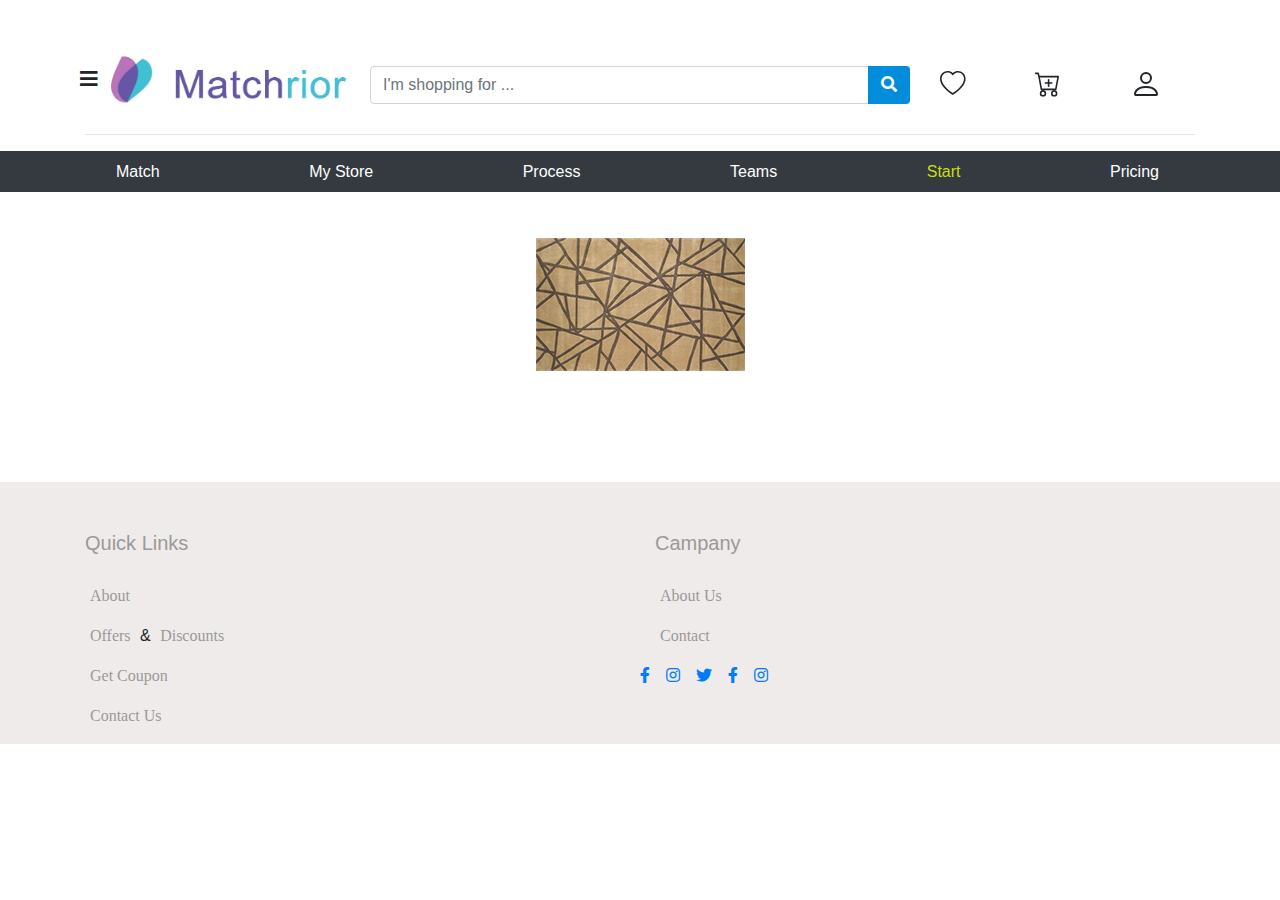
<file: start.html>
<!doctype html>
<html lang="en">

<head>
    <title>Sliders</title>
    <!-- Required meta tags -->
    <meta charset="utf-8">
    <meta name="viewport" content="width=device-width, initial-scale=1, shrink-to-fit=no">
    <!-- Bootstrap CSS -->
    <link rel="stylesheet" href="https://stackpath.bootstrapcdn.com/bootstrap/4.3.1/css/bootstrap.min.css"
        integrity="sha384-ggOyR0iXCbMQv3Xipma34MD+dH/1fQ784/j6cY/iJTQUOhcWr7x9JvoRxT2MZw1T" crossorigin="anonymous">
    <link rel="stylesheet" href="css/all.css">
    <link rel="stylesheet" href="css/owl.carousel.min.css">
    <link rel="stylesheet" href="css/owl.theme.default.min.css">
    <link rel="stylesheet" href="css/style.css">
</head>

<body>
    <div class="slider">
        <div class="container">
            <div class="search">  
                <div class="row">
                    <div class="col-md-3 img">
                        <div class="menu"> <i class="fas fa-bars"></i></div>

                        <a href="#">
                            <img src="imgs/logo.jpeg" width="100%" alt="">
                        </a> 
                    </div>
                    <div class="col-lg-6 col-md-6">
                        <div class="input-group mt-3">
                            <!-- <div class="menu"> <i class="fas fa-bars"></i></div> -->
                            <input type="text" class="form-control" placeholder="I'm shopping for ..."
                                aria-label="Recipient's username" aria-describedby="basic-addon2">
                            <div class="input-group-append">
                                <button class="btn" type="button"><i class="fas fa-search"></i></i></button>
                            </div>
                        </div>
                    </div>
                    
                    <div class="col-lg-3 col-md-3 ">
                        <div class="row icons">
                           <div class="col-md-4">
                                <!-- <a href="#">
                                    <img src="imgs/flag.png" width="100%" alt="">
                                </a> -->
                                <svg width="1.6em" height="1.6em" viewBox="0 0 16 16" class="bi bi-heart mr-3" fill="currentColor" xmlns="http://www.w3.org/2000/svg">
                                    <path fill-rule="evenodd" d="M8 2.748l-.717-.737C5.6.281 2.514.878 1.4 3.053c-.523 1.023-.641 2.5.314 4.385.92 1.815 2.834 3.989 6.286 6.357 3.452-2.368 5.365-4.542 6.286-6.357.955-1.886.838-3.362.314-4.385C13.486.878 10.4.28 8.717 2.01L8 2.748zM8 15C-7.333 4.868 3.279-3.04 7.824 1.143c.06.055.119.112.176.171a3.12 3.12 0 0 1 .176-.17C12.72-3.042 23.333 4.867 8 15z"/>
                                  </svg>
                        </div>
                           
                            <!-- <div>   
                          <svg width="2em" height="2em" viewBox="0 0 16 16" class="bi bi-heart mr-3" fill="currentColor" xmlns="http://www.w3.org/2000/svg">
                            <path fill-rule="evenodd" d="M8 2.748l-.717-.737C5.6.281 2.514.878 1.4 3.053c-.523 1.023-.641 2.5.314 4.385.92 1.815 2.834 3.989 6.286 6.357 3.452-2.368 5.365-4.542 6.286-6.357.955-1.886.838-3.362.314-4.385C13.486.878 10.4.28 8.717 2.01L8 2.748zM8 15C-7.333 4.868 3.279-3.04 7.824 1.143c.06.055.119.112.176.171a3.12 3.12 0 0 1 .176-.17C12.72-3.042 23.333 4.867 8 15z"/>
                          </svg>
                          <div class="position-relative"><a href="#"><p class="position-absolute b-0 l-0 bg-warning count  ">0</p></a></div>
                        </div>  -->
                        <div class="col-md-4" >
                          <svg width="1.6em" height="1.6em" viewBox="0 0 16 16" class="bi bi-cart-plus mr-3" fill="currentColor" xmlns="http://www.w3.org/2000/svg">
                            <path fill-rule="evenodd" d="M8.5 5a.5.5 0 0 1 .5.5v2a.5.5 0 0 1-.5.5h-2a.5.5 0 0 1 0-1H8V5.5a.5.5 0 0 1 .5-.5z"/>
                            <path fill-rule="evenodd" d="M8 7.5a.5.5 0 0 1 .5-.5h2a.5.5 0 0 1 0 1H9v1.5a.5.5 0 0 1-1 0v-2z"/>
                            <path fill-rule="evenodd" d="M0 1.5A.5.5 0 0 1 .5 1H2a.5.5 0 0 1 .485.379L2.89 3H14.5a.5.5 0 0 1 .491.592l-1.5 8A.5.5 0 0 1 13 12H4a.5.5 0 0 1-.491-.408L2.01 3.607 1.61 2H.5a.5.5 0 0 1-.5-.5zM3.102 4l1.313 7h8.17l1.313-7H3.102zM5 12a2 2 0 1 0 0 4 2 2 0 0 0 0-4zm7 0a2 2 0 1 0 0 4 2 2 0 0 0 0-4zm-7 1a1 1 0 1 0 0 2 1 1 0 0 0 0-2zm7 0a1 1 0 1 0 0 2 1 1 0 0 0 0-2z"/>
                          </svg>
                          <!-- <div class="position-relative"><a href="#"><p class="position-absolute b-0 l-0 bg-warning count">0</p></a></div>
                        </div> -->
                        </div>
            
                        <div class="col-md-4">
                          <svg width="2em" height="2em" viewBox="0 0 16 16" class="bi bi-person mr-3" fill="currentColor" xmlns="http://www.w3.org/2000/svg">
                            <path fill-rule="evenodd" d="M13 14s1 0 1-1-1-4-6-4-6 3-6 4 1 1 1 1h10zm-9.995-.944v-.002.002zM3.022 13h9.956a.274.274 0 0 0 .014-.002l.008-.002c-.001-.246-.154-.986-.832-1.664C11.516 10.68 10.289 10 8 10c-2.29 0-3.516.68-4.168 1.332-.678.678-.83 1.418-.832 1.664a1.05 1.05 0 0 0 .022.004zm9.974.056v-.002.002zM8 7a2 2 0 1 0 0-4 2 2 0 0 0 0 4zm3-2a3 3 0 1 1-6 0 3 3 0 0 1 6 0z"/>
                          </svg>
                        </div>
            
                             
            
<!--                              
                            <ul class="navbar-nav  log">
                                <li class="nav-item ">
                                    <a class="nav-link text-dark" href="#">Sign in</a>
                                  </li>
                                  <li class="nav-item ">
                                    <a class="nav-link text-dark" href="#">Register</a>
                                  </li>
            
                            </ul>
                              -->
                            </div>
                       
                    </div>
                </div>
            </div>
            
            <hr>
        </div>
        <div class="container-fluid w-100  bg-dark p-2">
            <div class="container medium">
            
                  <div class="a-group list-group  d-flex justify-content-between" id="list-tab" role="tablist">
                    <a class="  a "   href="slider.html" role="tab" aria-controls="home">Match</a>
                    <a class="  a  "   href="store.html" role="tab" aria-controls="profile">My Store</a>
                    <a class="  a"  href="process.html" role="tab" aria-controls="messages">Process</a>
                    <a class="  a "   href="teams.html" role="tab" aria-controls="profile">Teams</a>
                    <a class="  a active"  href="start.html" role="tab" aria-controls="messages">Start</a>
                    <a class="  a"  href="pricing.html" role="tab" aria-controls="profile">Pricing</a>
                   </div>
                  
            </div>
            
        </div>
        </div>
        
        <div class="d-flex justify-content-center align-item-center">
            <img src="imgs/Sliders images/Slider 3/rug 2.jpg" style="margin: 40px auto;" alt="">
        </div>

        
<br>
        <footer>

            <div class="container-fluid">
            <div class="container">
                <div class="row">
                    <div class="col-md-6">
                        <p class="p-foo paragraph" >Quick Links</p>
                          <p class="paragraph"><a class="link" href="#">About</a></p>
                          <p class="paragraph"><a class="link"  href="#">Offers</a> &amp; <a class="link" href="#">Discounts</a></p>
                          <p class="paragraph"><a class="link" href="#">Get Coupon</a></p>
                          <p class="paragraph"><a class="link" href="#">contact Us</a></p>
                    </div>
                    
                    <div class="col-md-6">
                <p class="p-foo paragraph">Campany</p>
                <p class="paragraph"><a class="link" href="#">About us</a></p>
                 <p class="paragraph"><a class="link" href="#">Contact</a></p>
                 <div class=" row">
                  <a href="#" class="pr-3"><i class="fab fa-facebook-f"></i> </a>
                  <a href="#" class="pr-3"><i class="fab fa-instagram"></i> </a>
                  <a href="#" class="pr-3"><i class="fab fa-twitter"></i> </a>
                  <a href="#" class="pr-3"><i class="fab fa-facebook-f"></i> </a>
                  <a href="#" class="pr-3"><i class="fab fa-instagram"></i> </a>
              </div>
                    </div>
                    </div>
                    </div>
                    </div>
                    </div>
                    </div>
                    </div>
          
          </footer>


        <!-- Optional JavaScript -->
        <!-- jQuery first, then Popper.js, then Bootstrap JS -->
        <script src="https://code.jquery.com/jquery-3.3.1.slim.min.js"
            integrity="sha384-q8i/X+965DzO0rT7abK41JStQIAqVgRVzpbzo5smXKp4YfRvH+8abtTE1Pi6jizo"
            crossorigin="anonymous"></script>
        <script src="https://cdnjs.cloudflare.com/ajax/libs/popper.js/1.14.7/umd/popper.min.js"
            integrity="sha384-UO2eT0CpHqdSJQ6hJty5KVphtPhzWj9WO1clHTMGa3JDZwrnQq4sF86dIHNDz0W1"
            crossorigin="anonymous"></script>
        <script src="https://stackpath.bootstrapcdn.com/bootstrap/4.3.1/js/bootstrap.min.js"
            integrity="sha384-JjSmVgyd0p3pXB1rRibZUAYoIIy6OrQ6VrjIEaFf/nJGzIxFDsf4x0xIM+B07jRM"
            crossorigin="anonymous"></script>
        <script src="js/owl.carousel.min.js"></script>
        <script src="js/script.js"></script>
</body>

</html>
</file>
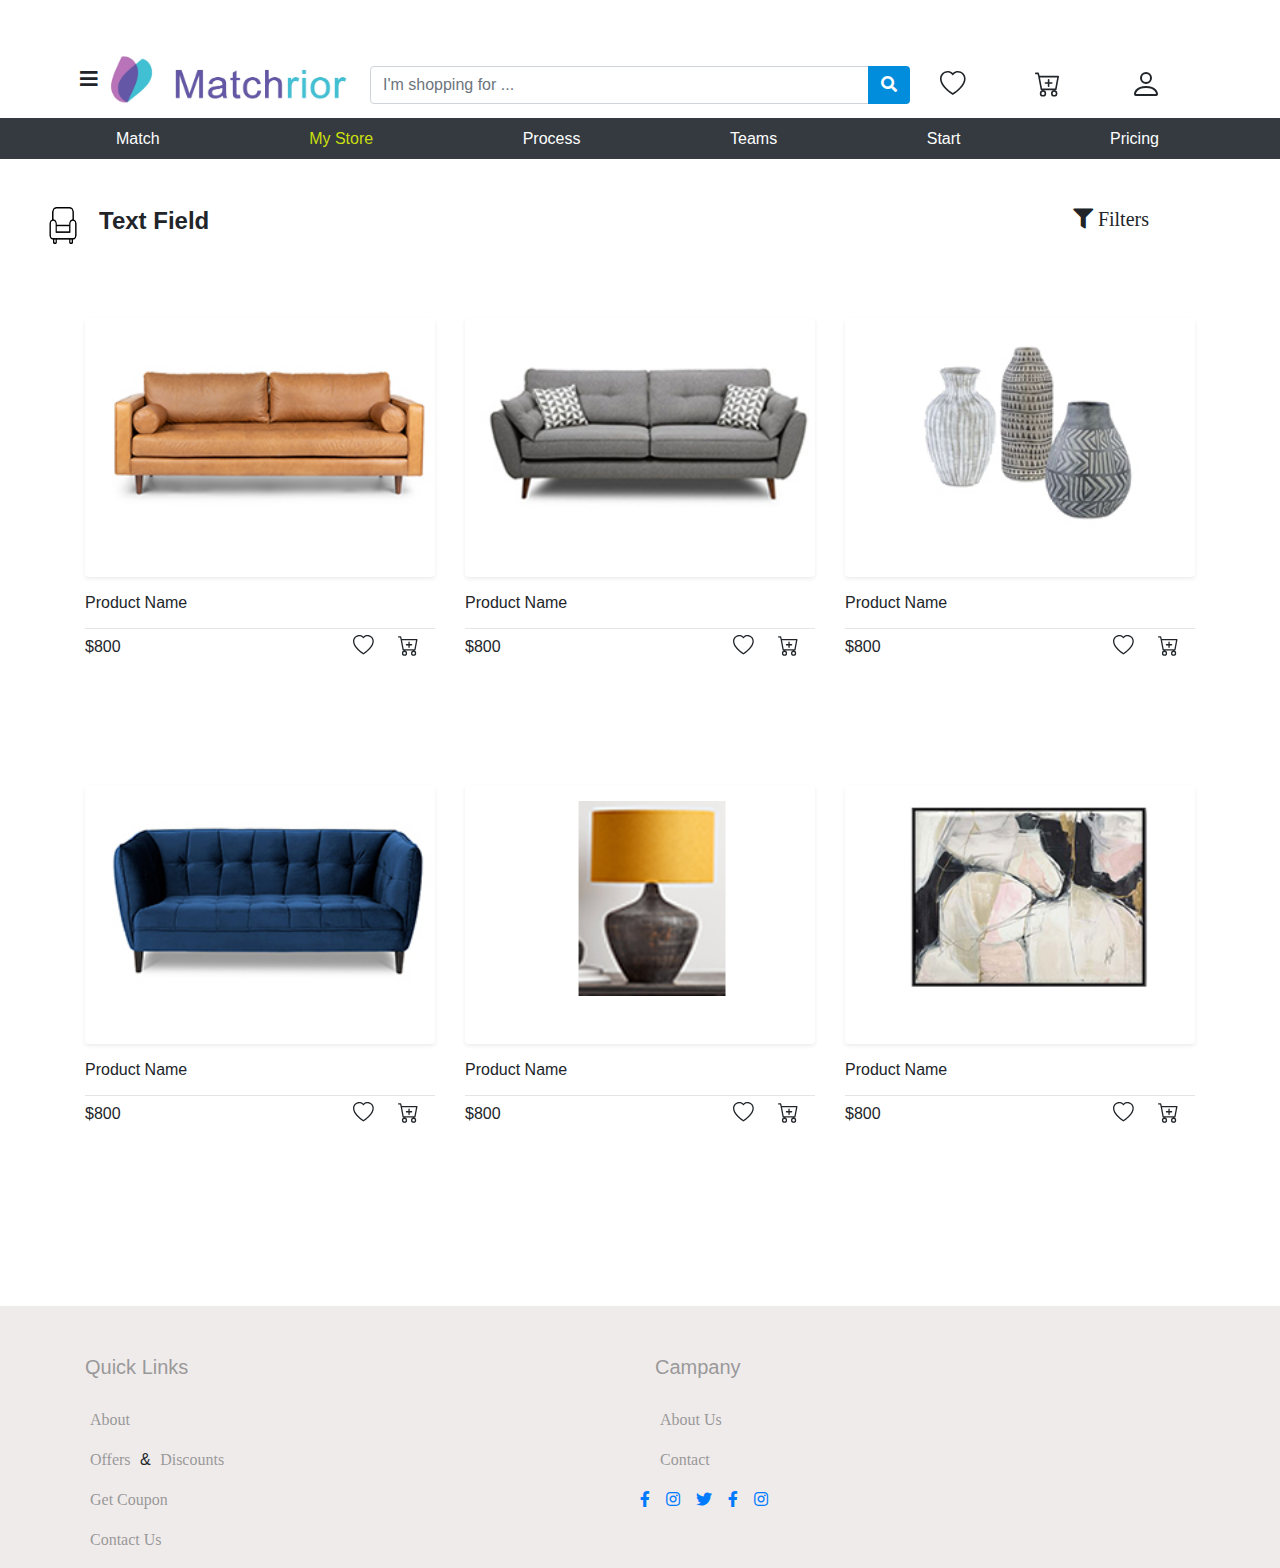
<file: store.html>
<!doctype html>
<html lang="en">

<head>
    <title>Sliders</title>
    <!-- Required meta tags -->
    <meta charset="utf-8">
    <meta name="viewport" content="width=device-width, initial-scale=1, shrink-to-fit=no">
    <!-- Bootstrap CSS -->
    <link rel="stylesheet" href="https://stackpath.bootstrapcdn.com/bootstrap/4.3.1/css/bootstrap.min.css"
        integrity="sha384-ggOyR0iXCbMQv3Xipma34MD+dH/1fQ784/j6cY/iJTQUOhcWr7x9JvoRxT2MZw1T" crossorigin="anonymous">
    <link rel="stylesheet" href="css/all.css">
    <link rel="stylesheet" href="css/owl.carousel.min.css">
    <link rel="stylesheet" href="css/owl.theme.default.min.css">
    <link rel="stylesheet" href="css/style.css">
</head>

<body>
    <div class="slider">
        <div class="container">
            <div class="search">  
                <div class="row">
                    <div class="col-md-3 img">
                        <div class="menu"> <i class="fas fa-bars"></i></div>

                        <a href="#">
                            <img src="imgs/logo.jpeg" width="100%" alt="">
                        </a> 
                    </div>
                    <div class="col-lg-6 col-md-6">
                        <div class="input-group mt-3">
                            <!-- <div class="menu"> <i class="fas fa-bars"></i></div> -->
                            <input type="text" class="form-control" placeholder="I'm shopping for ..."
                                aria-label="Recipient's username" aria-describedby="basic-addon2">
                            <div class="input-group-append">
                                <button class="btn" type="button"><i class="fas fa-search"></i></i></button>
                            </div>
                        </div>
                    </div>
                    
                    <div class="col-lg-3 col-md-3 ">
                        <div class="row icons">
                           <div class="col-md-4">
                                <!-- <a href="#">
                                    <img src="imgs/flag.png" width="100%" alt="">
                                </a> -->
                                <svg width="1.6em" height="1.6em" viewBox="0 0 16 16" class="bi bi-heart mr-3" fill="currentColor" xmlns="http://www.w3.org/2000/svg">
                                    <path fill-rule="evenodd" d="M8 2.748l-.717-.737C5.6.281 2.514.878 1.4 3.053c-.523 1.023-.641 2.5.314 4.385.92 1.815 2.834 3.989 6.286 6.357 3.452-2.368 5.365-4.542 6.286-6.357.955-1.886.838-3.362.314-4.385C13.486.878 10.4.28 8.717 2.01L8 2.748zM8 15C-7.333 4.868 3.279-3.04 7.824 1.143c.06.055.119.112.176.171a3.12 3.12 0 0 1 .176-.17C12.72-3.042 23.333 4.867 8 15z"/>
                                  </svg>
                        </div>
                           
                            <!-- <div>   
                          <svg width="2em" height="2em" viewBox="0 0 16 16" class="bi bi-heart mr-3" fill="currentColor" xmlns="http://www.w3.org/2000/svg">
                            <path fill-rule="evenodd" d="M8 2.748l-.717-.737C5.6.281 2.514.878 1.4 3.053c-.523 1.023-.641 2.5.314 4.385.92 1.815 2.834 3.989 6.286 6.357 3.452-2.368 5.365-4.542 6.286-6.357.955-1.886.838-3.362.314-4.385C13.486.878 10.4.28 8.717 2.01L8 2.748zM8 15C-7.333 4.868 3.279-3.04 7.824 1.143c.06.055.119.112.176.171a3.12 3.12 0 0 1 .176-.17C12.72-3.042 23.333 4.867 8 15z"/>
                          </svg>
                          <div class="position-relative"><a href="#"><p class="position-absolute b-0 l-0 bg-warning count  ">0</p></a></div>
                        </div>  -->
                        <div class="col-md-4" >
                          <svg width="1.6em" height="1.6em" viewBox="0 0 16 16" class="bi bi-cart-plus mr-3" fill="currentColor" xmlns="http://www.w3.org/2000/svg">
                            <path fill-rule="evenodd" d="M8.5 5a.5.5 0 0 1 .5.5v2a.5.5 0 0 1-.5.5h-2a.5.5 0 0 1 0-1H8V5.5a.5.5 0 0 1 .5-.5z"/>
                            <path fill-rule="evenodd" d="M8 7.5a.5.5 0 0 1 .5-.5h2a.5.5 0 0 1 0 1H9v1.5a.5.5 0 0 1-1 0v-2z"/>
                            <path fill-rule="evenodd" d="M0 1.5A.5.5 0 0 1 .5 1H2a.5.5 0 0 1 .485.379L2.89 3H14.5a.5.5 0 0 1 .491.592l-1.5 8A.5.5 0 0 1 13 12H4a.5.5 0 0 1-.491-.408L2.01 3.607 1.61 2H.5a.5.5 0 0 1-.5-.5zM3.102 4l1.313 7h8.17l1.313-7H3.102zM5 12a2 2 0 1 0 0 4 2 2 0 0 0 0-4zm7 0a2 2 0 1 0 0 4 2 2 0 0 0 0-4zm-7 1a1 1 0 1 0 0 2 1 1 0 0 0 0-2zm7 0a1 1 0 1 0 0 2 1 1 0 0 0 0-2z"/>
                          </svg>
                          <!-- <div class="position-relative"><a href="#"><p class="position-absolute b-0 l-0 bg-warning count">0</p></a></div>
                        </div> -->
                        </div>
            
                        <div class="col-md-4">
                          <svg width="2em" height="2em" viewBox="0 0 16 16" class="bi bi-person mr-3" fill="currentColor" xmlns="http://www.w3.org/2000/svg">
                            <path fill-rule="evenodd" d="M13 14s1 0 1-1-1-4-6-4-6 3-6 4 1 1 1 1h10zm-9.995-.944v-.002.002zM3.022 13h9.956a.274.274 0 0 0 .014-.002l.008-.002c-.001-.246-.154-.986-.832-1.664C11.516 10.68 10.289 10 8 10c-2.29 0-3.516.68-4.168 1.332-.678.678-.83 1.418-.832 1.664a1.05 1.05 0 0 0 .022.004zm9.974.056v-.002.002zM8 7a2 2 0 1 0 0-4 2 2 0 0 0 0 4zm3-2a3 3 0 1 1-6 0 3 3 0 0 1 6 0z"/>
                          </svg>
                        </div>
            
                             
            
<!--                              
                            <ul class="navbar-nav  log">
                                <li class="nav-item ">
                                    <a class="nav-link text-dark" href="#">Sign in</a>
                                  </li>
                                  <li class="nav-item ">
                                    <a class="nav-link text-dark" href="#">Register</a>
                                  </li>
            
                            </ul>
                              -->
                            </div>
                       
                    </div>
                </div>
            </div>
            
            <!-- <hr> -->
        </div>
        <div class="container-fluid w-100  bg-dark p-2">
            <div class="container medium">
            
                  <div class="a-group list-group  d-flex justify-content-between" id="list-tab" role="tablist">
                    <a class="  a "   href="slider.html" role="tab" aria-controls="home">Match</a>
                    <a class="  a active"   href="store.html" role="tab" aria-controls="profile">My Store</a>
                    <a class="  a"  href="process.html" role="tab" aria-controls="messages">Process</a>
                    <a class="  a"   href="teams.html" role="tab" aria-controls="profile">Teams</a>
                    <a class="  a"  href="start.html" role="tab" aria-controls="messages">Start</a>
                    <a class="  a"  href="pricing.html" role="tab" aria-controls="profile">Pricing</a>
                   </div>
                  
            </div>
        </div>
             
        </div>
        
        <!-- content -->
        <section class="container m-5">
            <div class="row">
                <div class="col-md-6 float-left chair">
                 <!-- <h5><img src="imgs/chair.png" width="22px" alt=""> Text Field</h5> -->
                 <!-- <img src="imgs/chair.png" width="22px" alt="">
                 <input type="text"  name="" class="form-control" id="" placeholder="Text Field" style="border: 0px ;" > -->
                 <form>
                    <div class="form-group row">
                        <img src="imgs/chair.png" width="30px" alt="">
                        <div class="col-sm-10">
                            <h4 class="font-weight-bold">Text Field</h4>
                        <!-- <input type="text" readonly class="form-control -plaintext" id="staticEmail" value="Text Field" style="background-color: transparent; border: 0px;"> -->
                      </div>
                    </div>
                  </form>
                </div>
             <div class="col-md-6 d-flex justify-content-end">  
            <h5 class="cat-name float-right mr-4 "><i class="fas fa-filter"><span class="font-weight-light"> Filters</span></i></h5>
        </div> 
        </div>
        </section>

        <!-- end content -->

        <!-- start brands -->
        <section class="container m-auto brands">
           <div class="row">
               <!-- start e1 -->
               <div class="col-lg-4 col-md-4 col-sm-12">
                   <div class=" brand-element">
                       <div class="shadow-sm p-3 pb-5 mb-3 bg-white rounded">
                       <img src="imgs/Sliders images/Slider 2/Furniture 1.jpg" alt="">
                    </div>
                       <h6>Product Name</h6>
                       <hr>
                       <div class="row brand-icon">
                           <div class="col-md-5 d-flex justify-content-start"><p>$800</p></div>
                           <div class="col-md-7 d-flex justify-content-end ">
                            <svg width="1.3em" height="1.3em" viewBox="0 0 16 16" class="bi bi-heart mr-4 " fill="currentColor" xmlns="http://www.w3.org/2000/svg">
                                <path fill-rule="evenodd" d="M8 2.748l-.717-.737C5.6.281 2.514.878 1.4 3.053c-.523 1.023-.641 2.5.314 4.385.92 1.815 2.834 3.989 6.286 6.357 3.452-2.368 5.365-4.542 6.286-6.357.955-1.886.838-3.362.314-4.385C13.486.878 10.4.28 8.717 2.01L8 2.748zM8 15C-7.333 4.868 3.279-3.04 7.824 1.143c.06.055.119.112.176.171a3.12 3.12 0 0 1 .176-.17C12.72-3.042 23.333 4.867 8 15z"/>
                              </svg>
                              <svg width="1.3em" height="1.3em" viewBox="0 0 16 16" class="bi bi-cart-plus mr-3 " fill="currentColor" xmlns="http://www.w3.org/2000/svg">
                                <path fill-rule="evenodd" d="M8.5 5a.5.5 0 0 1 .5.5v2a.5.5 0 0 1-.5.5h-2a.5.5 0 0 1 0-1H8V5.5a.5.5 0 0 1 .5-.5z"/>
                                <path fill-rule="evenodd" d="M8 7.5a.5.5 0 0 1 .5-.5h2a.5.5 0 0 1 0 1H9v1.5a.5.5 0 0 1-1 0v-2z"/>
                                <path fill-rule="evenodd" d="M0 1.5A.5.5 0 0 1 .5 1H2a.5.5 0 0 1 .485.379L2.89 3H14.5a.5.5 0 0 1 .491.592l-1.5 8A.5.5 0 0 1 13 12H4a.5.5 0 0 1-.491-.408L2.01 3.607 1.61 2H.5a.5.5 0 0 1-.5-.5zM3.102 4l1.313 7h8.17l1.313-7H3.102zM5 12a2 2 0 1 0 0 4 2 2 0 0 0 0-4zm7 0a2 2 0 1 0 0 4 2 2 0 0 0 0-4zm-7 1a1 1 0 1 0 0 2 1 1 0 0 0 0-2zm7 0a1 1 0 1 0 0 2 1 1 0 0 0 0-2z"/>
                              </svg>
                           </div>
                       </div>
                   </div>
               </div>
               <!-- end e1 -->
               <div class="col-lg-4 col-md-4 col-sm-12">
                <div class=" brand-element">
                    <div class="shadow-sm p-3 pb-5 mb-3 bg-white rounded">
                    <img src="imgs/Sliders images/Slider 2/Furniture 4.jpg" alt="">
                     </div>
                    <h6>Product Name</h6>
                    <hr>
                    <div class="row brand-icon">
                        <div class="col-md-5 d-flex justify-content-start"><p>$800</p></div>
                        <div class="col-md-7 d-flex justify-content-end ">
                         <svg width="1.3em" height="1.3em" viewBox="0 0 16 16" class="bi bi-heart mr-4 " fill="currentColor" xmlns="http://www.w3.org/2000/svg">
                             <path fill-rule="evenodd" d="M8 2.748l-.717-.737C5.6.281 2.514.878 1.4 3.053c-.523 1.023-.641 2.5.314 4.385.92 1.815 2.834 3.989 6.286 6.357 3.452-2.368 5.365-4.542 6.286-6.357.955-1.886.838-3.362.314-4.385C13.486.878 10.4.28 8.717 2.01L8 2.748zM8 15C-7.333 4.868 3.279-3.04 7.824 1.143c.06.055.119.112.176.171a3.12 3.12 0 0 1 .176-.17C12.72-3.042 23.333 4.867 8 15z"/>
                           </svg>
                           <svg width="1.3em" height="1.3em" viewBox="0 0 16 16" class="bi bi-cart-plus mr-3 " fill="currentColor" xmlns="http://www.w3.org/2000/svg">
                             <path fill-rule="evenodd" d="M8.5 5a.5.5 0 0 1 .5.5v2a.5.5 0 0 1-.5.5h-2a.5.5 0 0 1 0-1H8V5.5a.5.5 0 0 1 .5-.5z"/>
                             <path fill-rule="evenodd" d="M8 7.5a.5.5 0 0 1 .5-.5h2a.5.5 0 0 1 0 1H9v1.5a.5.5 0 0 1-1 0v-2z"/>
                             <path fill-rule="evenodd" d="M0 1.5A.5.5 0 0 1 .5 1H2a.5.5 0 0 1 .485.379L2.89 3H14.5a.5.5 0 0 1 .491.592l-1.5 8A.5.5 0 0 1 13 12H4a.5.5 0 0 1-.491-.408L2.01 3.607 1.61 2H.5a.5.5 0 0 1-.5-.5zM3.102 4l1.313 7h8.17l1.313-7H3.102zM5 12a2 2 0 1 0 0 4 2 2 0 0 0 0-4zm7 0a2 2 0 1 0 0 4 2 2 0 0 0 0-4zm-7 1a1 1 0 1 0 0 2 1 1 0 0 0 0-2zm7 0a1 1 0 1 0 0 2 1 1 0 0 0 0-2z"/>
                           </svg>
                        </div>
                    </div>
                </div>
            </div>
            <div class="col-lg-4 col-md-4 col-sm-12">
                <div class=" brand-element">
                    <div class="shadow-sm p-3 mb-3 pb-5 bg-white rounded">
                    <img src="imgs/Sliders images/Slider 5/3.jpg" alt="">
                    </div>
                     
                    <h6>Product Name</h6>
                    <hr>
                    <div class="row brand-icon">
                        <div class="col-md-5 d-flex justify-content-start"><p>$800</p></div>
                        <div class="col-md-7 d-flex justify-content-end ">
                         <svg width="1.3em" height="1.3em" viewBox="0 0 16 16" class="bi bi-heart mr-4 " fill="currentColor" xmlns="http://www.w3.org/2000/svg">
                             <path fill-rule="evenodd" d="M8 2.748l-.717-.737C5.6.281 2.514.878 1.4 3.053c-.523 1.023-.641 2.5.314 4.385.92 1.815 2.834 3.989 6.286 6.357 3.452-2.368 5.365-4.542 6.286-6.357.955-1.886.838-3.362.314-4.385C13.486.878 10.4.28 8.717 2.01L8 2.748zM8 15C-7.333 4.868 3.279-3.04 7.824 1.143c.06.055.119.112.176.171a3.12 3.12 0 0 1 .176-.17C12.72-3.042 23.333 4.867 8 15z"/>
                           </svg>
                           <svg width="1.3em" height="1.3em" viewBox="0 0 16 16" class="bi bi-cart-plus mr-3 " fill="currentColor" xmlns="http://www.w3.org/2000/svg">
                             <path fill-rule="evenodd" d="M8.5 5a.5.5 0 0 1 .5.5v2a.5.5 0 0 1-.5.5h-2a.5.5 0 0 1 0-1H8V5.5a.5.5 0 0 1 .5-.5z"/>
                             <path fill-rule="evenodd" d="M8 7.5a.5.5 0 0 1 .5-.5h2a.5.5 0 0 1 0 1H9v1.5a.5.5 0 0 1-1 0v-2z"/>
                             <path fill-rule="evenodd" d="M0 1.5A.5.5 0 0 1 .5 1H2a.5.5 0 0 1 .485.379L2.89 3H14.5a.5.5 0 0 1 .491.592l-1.5 8A.5.5 0 0 1 13 12H4a.5.5 0 0 1-.491-.408L2.01 3.607 1.61 2H.5a.5.5 0 0 1-.5-.5zM3.102 4l1.313 7h8.17l1.313-7H3.102zM5 12a2 2 0 1 0 0 4 2 2 0 0 0 0-4zm7 0a2 2 0 1 0 0 4 2 2 0 0 0 0-4zm-7 1a1 1 0 1 0 0 2 1 1 0 0 0 0-2zm7 0a1 1 0 1 0 0 2 1 1 0 0 0 0-2z"/>
                           </svg>
                        </div>
                    </div>
                </div>
            </div>
            <div class="col-lg-4 col-md-4 col-sm-12">
                <div class=" brand-element">
                    <div class="shadow-sm p-3 mb-3 pb-5 bg-white rounded">
                    <img src="imgs/Sliders images/Slider 2/Furniture 2.jpg" alt="">
                    </div>
                    <h6>Product Name</h6>
                    <hr>
                    <div class="row brand-icon">
                        <div class="col-md-5 d-flex justify-content-start"><p>$800</p></div>
                        <div class="col-md-7 d-flex justify-content-end ">
                         <svg width="1.3em" height="1.3em" viewBox="0 0 16 16" class="bi bi-heart mr-4 " fill="currentColor" xmlns="http://www.w3.org/2000/svg">
                             <path fill-rule="evenodd" d="M8 2.748l-.717-.737C5.6.281 2.514.878 1.4 3.053c-.523 1.023-.641 2.5.314 4.385.92 1.815 2.834 3.989 6.286 6.357 3.452-2.368 5.365-4.542 6.286-6.357.955-1.886.838-3.362.314-4.385C13.486.878 10.4.28 8.717 2.01L8 2.748zM8 15C-7.333 4.868 3.279-3.04 7.824 1.143c.06.055.119.112.176.171a3.12 3.12 0 0 1 .176-.17C12.72-3.042 23.333 4.867 8 15z"/>
                           </svg>
                           <svg width="1.3em" height="1.3em" viewBox="0 0 16 16" class="bi bi-cart-plus mr-3 " fill="currentColor" xmlns="http://www.w3.org/2000/svg">
                             <path fill-rule="evenodd" d="M8.5 5a.5.5 0 0 1 .5.5v2a.5.5 0 0 1-.5.5h-2a.5.5 0 0 1 0-1H8V5.5a.5.5 0 0 1 .5-.5z"/>
                             <path fill-rule="evenodd" d="M8 7.5a.5.5 0 0 1 .5-.5h2a.5.5 0 0 1 0 1H9v1.5a.5.5 0 0 1-1 0v-2z"/>
                             <path fill-rule="evenodd" d="M0 1.5A.5.5 0 0 1 .5 1H2a.5.5 0 0 1 .485.379L2.89 3H14.5a.5.5 0 0 1 .491.592l-1.5 8A.5.5 0 0 1 13 12H4a.5.5 0 0 1-.491-.408L2.01 3.607 1.61 2H.5a.5.5 0 0 1-.5-.5zM3.102 4l1.313 7h8.17l1.313-7H3.102zM5 12a2 2 0 1 0 0 4 2 2 0 0 0 0-4zm7 0a2 2 0 1 0 0 4 2 2 0 0 0 0-4zm-7 1a1 1 0 1 0 0 2 1 1 0 0 0 0-2zm7 0a1 1 0 1 0 0 2 1 1 0 0 0 0-2z"/>
                           </svg>
                        </div>
                    </div>
                </div>
            </div>
            <div class="col-lg-4 col-md-4 col-sm-12">
                <div class=" brand-element">
                    <div class="shadow-sm p-3 mb-3 pb-5 bg-white rounded">
                    <img src="imgs/Sliders images/Slider 4/3.jpg" alt="">
                    </div>
                    <h6>Product Name</h6>
                    <hr>
                    <div class="row brand-icon">
                        <div class="col-md-5 d-flex justify-content-start"><p>$800</p></div>
                        <div class="col-md-7 d-flex justify-content-end ">
                         <svg width="1.3em" height="1.3em" viewBox="0 0 16 16" class="bi bi-heart mr-4 " fill="currentColor" xmlns="http://www.w3.org/2000/svg">
                             <path fill-rule="evenodd" d="M8 2.748l-.717-.737C5.6.281 2.514.878 1.4 3.053c-.523 1.023-.641 2.5.314 4.385.92 1.815 2.834 3.989 6.286 6.357 3.452-2.368 5.365-4.542 6.286-6.357.955-1.886.838-3.362.314-4.385C13.486.878 10.4.28 8.717 2.01L8 2.748zM8 15C-7.333 4.868 3.279-3.04 7.824 1.143c.06.055.119.112.176.171a3.12 3.12 0 0 1 .176-.17C12.72-3.042 23.333 4.867 8 15z"/>
                           </svg>
                           <svg width="1.3em" height="1.3em" viewBox="0 0 16 16" class="bi bi-cart-plus mr-3 " fill="currentColor" xmlns="http://www.w3.org/2000/svg">
                             <path fill-rule="evenodd" d="M8.5 5a.5.5 0 0 1 .5.5v2a.5.5 0 0 1-.5.5h-2a.5.5 0 0 1 0-1H8V5.5a.5.5 0 0 1 .5-.5z"/>
                             <path fill-rule="evenodd" d="M8 7.5a.5.5 0 0 1 .5-.5h2a.5.5 0 0 1 0 1H9v1.5a.5.5 0 0 1-1 0v-2z"/>
                             <path fill-rule="evenodd" d="M0 1.5A.5.5 0 0 1 .5 1H2a.5.5 0 0 1 .485.379L2.89 3H14.5a.5.5 0 0 1 .491.592l-1.5 8A.5.5 0 0 1 13 12H4a.5.5 0 0 1-.491-.408L2.01 3.607 1.61 2H.5a.5.5 0 0 1-.5-.5zM3.102 4l1.313 7h8.17l1.313-7H3.102zM5 12a2 2 0 1 0 0 4 2 2 0 0 0 0-4zm7 0a2 2 0 1 0 0 4 2 2 0 0 0 0-4zm-7 1a1 1 0 1 0 0 2 1 1 0 0 0 0-2zm7 0a1 1 0 1 0 0 2 1 1 0 0 0 0-2z"/>
                           </svg>
                        </div>
                    </div>
                </div>
            </div>
            <div class="col-lg-4 col-md-4 col-sm-12">
                <div class=" brand-element">
                    <div class="shadow-sm p-3 mb-3 pb-5 bg-white rounded">
                    <img src="imgs/Sliders images/Slider 1/Art 4.jpg" alt="">
                    </div>
                    <h6>Product Name</h6>
                    <hr>
                    <div class="row brand-icon">
                        <div class="col-md-5 d-flex justify-content-start"><p>$800</p></div>
                        <div class="col-md-7 d-flex justify-content-end ">
                         <svg width="1.3em" height="1.3em" viewBox="0 0 16 16" class="bi bi-heart mr-4 " fill="currentColor" xmlns="http://www.w3.org/2000/svg">
                             <path fill-rule="evenodd" d="M8 2.748l-.717-.737C5.6.281 2.514.878 1.4 3.053c-.523 1.023-.641 2.5.314 4.385.92 1.815 2.834 3.989 6.286 6.357 3.452-2.368 5.365-4.542 6.286-6.357.955-1.886.838-3.362.314-4.385C13.486.878 10.4.28 8.717 2.01L8 2.748zM8 15C-7.333 4.868 3.279-3.04 7.824 1.143c.06.055.119.112.176.171a3.12 3.12 0 0 1 .176-.17C12.72-3.042 23.333 4.867 8 15z"/>
                           </svg>
                           <svg width="1.3em" height="1.3em" viewBox="0 0 16 16" class="bi bi-cart-plus mr-3 " fill="currentColor" xmlns="http://www.w3.org/2000/svg">
                             <path fill-rule="evenodd" d="M8.5 5a.5.5 0 0 1 .5.5v2a.5.5 0 0 1-.5.5h-2a.5.5 0 0 1 0-1H8V5.5a.5.5 0 0 1 .5-.5z"/>
                             <path fill-rule="evenodd" d="M8 7.5a.5.5 0 0 1 .5-.5h2a.5.5 0 0 1 0 1H9v1.5a.5.5 0 0 1-1 0v-2z"/>
                             <path fill-rule="evenodd" d="M0 1.5A.5.5 0 0 1 .5 1H2a.5.5 0 0 1 .485.379L2.89 3H14.5a.5.5 0 0 1 .491.592l-1.5 8A.5.5 0 0 1 13 12H4a.5.5 0 0 1-.491-.408L2.01 3.607 1.61 2H.5a.5.5 0 0 1-.5-.5zM3.102 4l1.313 7h8.17l1.313-7H3.102zM5 12a2 2 0 1 0 0 4 2 2 0 0 0 0-4zm7 0a2 2 0 1 0 0 4 2 2 0 0 0 0-4zm-7 1a1 1 0 1 0 0 2 1 1 0 0 0 0-2zm7 0a1 1 0 1 0 0 2 1 1 0 0 0 0-2z"/>
                           </svg>
                        </div>
                    </div>
                </div>
            </div>
               
               
           </div>
        </section>

        <!-- end brands -->


<br>
        <footer>

            <div class="container-fluid">
            <div class="container">
                <div class="row">
                    <div class="col-md-6">
                        <p class="p-foo paragraph" >Quick Links</p>
                          <p class="paragraph"><a class="link" href="#">About</a></p>
                          <p class="paragraph"><a class="link"  href="#">Offers</a> &amp; <a class="link" href="#">Discounts</a></p>
                          <p class="paragraph"><a class="link" href="#">Get Coupon</a></p>
                          <p class="paragraph"><a class="link" href="#">contact Us</a></p>
                    </div>
                    
                    <div class="col-md-6">
                <p class="p-foo paragraph">Campany</p>
                <p class="paragraph"><a class="link" href="#">About us</a></p>
                 <p class="paragraph"><a class="link" href="#">Contact</a></p>
                 <div class=" row">
                  <a href="#" class="pr-3"><i class="fab fa-facebook-f"></i> </a>
                  <a href="#" class="pr-3"><i class="fab fa-instagram"></i> </a>
                  <a href="#" class="pr-3"><i class="fab fa-twitter"></i> </a>
                  <a href="#" class="pr-3"><i class="fab fa-facebook-f"></i> </a>
                  <a href="#" class="pr-3"><i class="fab fa-instagram"></i> </a>
              </div>
                    </div>
                    </div>
                    </div>
                    </div>
                    <!-- </div>
                    </div>
                    </div> -->
          
          </footer>


        <!-- Optional JavaScript -->
        <!-- jQuery first, then Popper.js, then Bootstrap JS -->
        <script src="https://code.jquery.com/jquery-3.3.1.slim.min.js"
            integrity="sha384-q8i/X+965DzO0rT7abK41JStQIAqVgRVzpbzo5smXKp4YfRvH+8abtTE1Pi6jizo"
            crossorigin="anonymous"></script>
        <script src="https://cdnjs.cloudflare.com/ajax/libs/popper.js/1.14.7/umd/popper.min.js"
            integrity="sha384-UO2eT0CpHqdSJQ6hJty5KVphtPhzWj9WO1clHTMGa3JDZwrnQq4sF86dIHNDz0W1"
            crossorigin="anonymous"></script>
        <script src="https://stackpath.bootstrapcdn.com/bootstrap/4.3.1/js/bootstrap.min.js"
            integrity="sha384-JjSmVgyd0p3pXB1rRibZUAYoIIy6OrQ6VrjIEaFf/nJGzIxFDsf4x0xIM+B07jRM"
            crossorigin="anonymous"></script>
        <script src="js/owl.carousel.min.js"></script>
        <script src="js/script.js"></script>
</body>

</html>
</file>
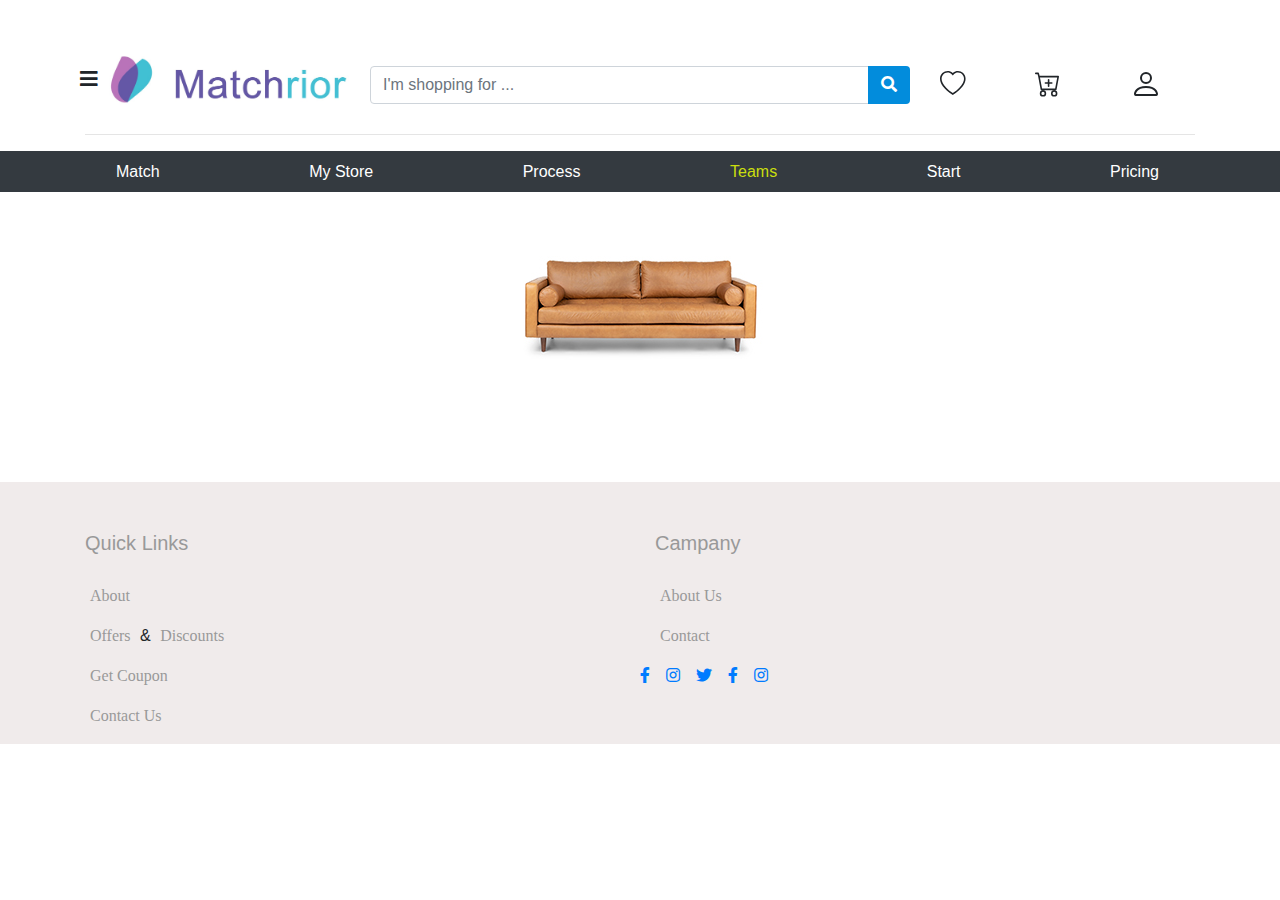
<file: teams.html>
<!doctype html>
<html lang="en">

<head>
    <title>Sliders</title>
    <!-- Required meta tags -->
    <meta charset="utf-8">
    <meta name="viewport" content="width=device-width, initial-scale=1, shrink-to-fit=no">
    <!-- Bootstrap CSS -->
    <link rel="stylesheet" href="https://stackpath.bootstrapcdn.com/bootstrap/4.3.1/css/bootstrap.min.css"
        integrity="sha384-ggOyR0iXCbMQv3Xipma34MD+dH/1fQ784/j6cY/iJTQUOhcWr7x9JvoRxT2MZw1T" crossorigin="anonymous">
    <link rel="stylesheet" href="css/all.css">
    <link rel="stylesheet" href="css/owl.carousel.min.css">
    <link rel="stylesheet" href="css/owl.theme.default.min.css">
    <link rel="stylesheet" href="css/style.css">
</head>

<body>
    <div class="slider">
        <div class="container">
            <div class="search">  
                <div class="row">
                    <div class="col-md-3 img">
                        <div class="menu"> <i class="fas fa-bars"></i></div>

                        <a href="#">
                            <img src="imgs/logo.jpeg" width="100%" alt="">
                        </a> 
                    </div>
                    <div class="col-lg-6 col-md-6">
                        <div class="input-group mt-3">
                            <!-- <div class="menu"> <i class="fas fa-bars"></i></div> -->
                            <input type="text" class="form-control" placeholder="I'm shopping for ..."
                                aria-label="Recipient's username" aria-describedby="basic-addon2">
                            <div class="input-group-append">
                                <button class="btn" type="button"><i class="fas fa-search"></i></i></button>
                            </div>
                        </div>
                    </div>
                    
                    <div class="col-lg-3 col-md-3 ">
                        <div class="row icons">
                           <div class="col-md-4">
                                <!-- <a href="#">
                                    <img src="imgs/flag.png" width="100%" alt="">
                                </a> -->
                                <svg width="1.6em" height="1.6em" viewBox="0 0 16 16" class="bi bi-heart mr-3" fill="currentColor" xmlns="http://www.w3.org/2000/svg">
                                    <path fill-rule="evenodd" d="M8 2.748l-.717-.737C5.6.281 2.514.878 1.4 3.053c-.523 1.023-.641 2.5.314 4.385.92 1.815 2.834 3.989 6.286 6.357 3.452-2.368 5.365-4.542 6.286-6.357.955-1.886.838-3.362.314-4.385C13.486.878 10.4.28 8.717 2.01L8 2.748zM8 15C-7.333 4.868 3.279-3.04 7.824 1.143c.06.055.119.112.176.171a3.12 3.12 0 0 1 .176-.17C12.72-3.042 23.333 4.867 8 15z"/>
                                  </svg>
                        </div>
                           
                            <!-- <div>   
                          <svg width="2em" height="2em" viewBox="0 0 16 16" class="bi bi-heart mr-3" fill="currentColor" xmlns="http://www.w3.org/2000/svg">
                            <path fill-rule="evenodd" d="M8 2.748l-.717-.737C5.6.281 2.514.878 1.4 3.053c-.523 1.023-.641 2.5.314 4.385.92 1.815 2.834 3.989 6.286 6.357 3.452-2.368 5.365-4.542 6.286-6.357.955-1.886.838-3.362.314-4.385C13.486.878 10.4.28 8.717 2.01L8 2.748zM8 15C-7.333 4.868 3.279-3.04 7.824 1.143c.06.055.119.112.176.171a3.12 3.12 0 0 1 .176-.17C12.72-3.042 23.333 4.867 8 15z"/>
                          </svg>
                          <div class="position-relative"><a href="#"><p class="position-absolute b-0 l-0 bg-warning count  ">0</p></a></div>
                        </div>  -->
                        <div class="col-md-4" >
                          <svg width="1.6em" height="1.6em" viewBox="0 0 16 16" class="bi bi-cart-plus mr-3" fill="currentColor" xmlns="http://www.w3.org/2000/svg">
                            <path fill-rule="evenodd" d="M8.5 5a.5.5 0 0 1 .5.5v2a.5.5 0 0 1-.5.5h-2a.5.5 0 0 1 0-1H8V5.5a.5.5 0 0 1 .5-.5z"/>
                            <path fill-rule="evenodd" d="M8 7.5a.5.5 0 0 1 .5-.5h2a.5.5 0 0 1 0 1H9v1.5a.5.5 0 0 1-1 0v-2z"/>
                            <path fill-rule="evenodd" d="M0 1.5A.5.5 0 0 1 .5 1H2a.5.5 0 0 1 .485.379L2.89 3H14.5a.5.5 0 0 1 .491.592l-1.5 8A.5.5 0 0 1 13 12H4a.5.5 0 0 1-.491-.408L2.01 3.607 1.61 2H.5a.5.5 0 0 1-.5-.5zM3.102 4l1.313 7h8.17l1.313-7H3.102zM5 12a2 2 0 1 0 0 4 2 2 0 0 0 0-4zm7 0a2 2 0 1 0 0 4 2 2 0 0 0 0-4zm-7 1a1 1 0 1 0 0 2 1 1 0 0 0 0-2zm7 0a1 1 0 1 0 0 2 1 1 0 0 0 0-2z"/>
                          </svg>
                          <!-- <div class="position-relative"><a href="#"><p class="position-absolute b-0 l-0 bg-warning count">0</p></a></div>
                        </div> -->
                        </div>
            
                        <div class="col-md-4">
                          <svg width="2em" height="2em" viewBox="0 0 16 16" class="bi bi-person mr-3" fill="currentColor" xmlns="http://www.w3.org/2000/svg">
                            <path fill-rule="evenodd" d="M13 14s1 0 1-1-1-4-6-4-6 3-6 4 1 1 1 1h10zm-9.995-.944v-.002.002zM3.022 13h9.956a.274.274 0 0 0 .014-.002l.008-.002c-.001-.246-.154-.986-.832-1.664C11.516 10.68 10.289 10 8 10c-2.29 0-3.516.68-4.168 1.332-.678.678-.83 1.418-.832 1.664a1.05 1.05 0 0 0 .022.004zm9.974.056v-.002.002zM8 7a2 2 0 1 0 0-4 2 2 0 0 0 0 4zm3-2a3 3 0 1 1-6 0 3 3 0 0 1 6 0z"/>
                          </svg>
                        </div>
            
                             
            
<!--                              
                            <ul class="navbar-nav  log">
                                <li class="nav-item ">
                                    <a class="nav-link text-dark" href="#">Sign in</a>
                                  </li>
                                  <li class="nav-item ">
                                    <a class="nav-link text-dark" href="#">Register</a>
                                  </li>
            
                            </ul>
                              -->
                            </div>
                       
                    </div>
                </div>
            </div>
            
            <hr>
        </div>
        <div class="container-fluid w-100  bg-dark p-2">
            <div class="container medium">
            
                  <div class="a-group list-group  d-flex justify-content-between" id="list-tab" role="tablist">
                    <a class="  a "   href="slider.html" role="tab" aria-controls="home">Match</a>
                    <a class="  a  "   href="store.html" role="tab" aria-controls="profile">My Store</a>
                    <a class="  a "  href="process.html" role="tab" aria-controls="messages">Process</a>
                    <a class="  a active"   href="teams.html" role="tab" aria-controls="profile">Teams</a>
                    <a class="  a"  href="start.html" role="tab" aria-controls="messages">Start</a>
                    <a class="  a"  href="pricing.html" role="tab" aria-controls="profile">Pricing</a>
                   </div>
                  
            </div>
        </div>
             
        </div>
        
        <div class="d-flex justify-content-center align-item-center">
            <img src="imgs/Sliders images/Slider 2/Furniture 1.jpg" style="margin: 40px auto;" alt="">
        </div>

        
<br>
        <footer>

            <div class="container-fluid">
            <div class="container">
                <div class="row">
                    <div class="col-md-6">
                        <p class="p-foo paragraph" >Quick Links</p>
                          <p class="paragraph"><a class="link" href="#">About</a></p>
                          <p class="paragraph"><a class="link"  href="#">Offers</a> &amp; <a class="link" href="#">Discounts</a></p>
                          <p class="paragraph"><a class="link" href="#">Get Coupon</a></p>
                          <p class="paragraph"><a class="link" href="#">contact Us</a></p>
                    </div>
                    
                    <div class="col-md-6">
                <p class="p-foo paragraph">Campany</p>
                <p class="paragraph"><a class="link" href="#">About us</a></p>
                 <p class="paragraph"><a class="link" href="#">Contact</a></p>
                 <div class=" row">
                  <a href="#" class="pr-3"><i class="fab fa-facebook-f"></i> </a>
                  <a href="#" class="pr-3"><i class="fab fa-instagram"></i> </a>
                  <a href="#" class="pr-3"><i class="fab fa-twitter"></i> </a>
                  <a href="#" class="pr-3"><i class="fab fa-facebook-f"></i> </a>
                  <a href="#" class="pr-3"><i class="fab fa-instagram"></i> </a>
              </div>
                    </div>
                    </div>
                    </div>
                    </div>
                    <!-- </div>
                    </div>
                    </div> -->
          
          </footer>


        <!-- Optional JavaScript -->
        <!-- jQuery first, then Popper.js, then Bootstrap JS -->
        <script src="https://code.jquery.com/jquery-3.3.1.slim.min.js"
            integrity="sha384-q8i/X+965DzO0rT7abK41JStQIAqVgRVzpbzo5smXKp4YfRvH+8abtTE1Pi6jizo"
            crossorigin="anonymous"></script>
        <script src="https://cdnjs.cloudflare.com/ajax/libs/popper.js/1.14.7/umd/popper.min.js"
            integrity="sha384-UO2eT0CpHqdSJQ6hJty5KVphtPhzWj9WO1clHTMGa3JDZwrnQq4sF86dIHNDz0W1"
            crossorigin="anonymous"></script>
        <script src="https://stackpath.bootstrapcdn.com/bootstrap/4.3.1/js/bootstrap.min.js"
            integrity="sha384-JjSmVgyd0p3pXB1rRibZUAYoIIy6OrQ6VrjIEaFf/nJGzIxFDsf4x0xIM+B07jRM"
            crossorigin="anonymous"></script>
        <script src="js/owl.carousel.min.js"></script>
        <script src="js/script.js"></script>
</body>

</html>
</file>
<file: css/style.css>
.icons{
  display: flex;
  align-items: center;
  margin-top: 18px;
  display: flex;
  justify-content: start;
}
.icons i{
  font-size: 30px;
  padding-right: 13px;
}
.count{
  width: 20px;
  height: 20px;
   top: -8px;
  border-radius: 50%;
  align-items: center;
  display: flex;
  justify-content: center;

}

/*  */

/* .list-group{
  display: inline-flexbox;
  r
} */
/* match */
.a-group{
    display: -ms-flexbox;
    display: inline-block;
    -ms-flex-direction: row;
    flex-direction: row;
    padding-left: 0;
    margin-bottom: 0;
    margin: 0 30px;
    color: #000;
}
.medium a{
  text-decoration: none;
  color: #fff;
}
.a{
  display: inline-block;
}
.a.active {
  z-index: 2;
  color: #cadf0e ;
  background-color: transparent;
  border-color:transparent ;
}
.a:first-child {
  border-top-left-radius: .25rem;
  border-top-right-radius: .25rem;
}
.a {
  position: relative;
  display: inline-block;
  /* padding: .75rem 1.25rem; */
  /* padding: 5px 15px; */
  margin-right: 5px;
  margin-bottom: -1px;
  background-color: transparent;
  border: 1px solid transparent;
}
 
.a-action {
  width: 100%;
  color: #495057;
  text-align: inherit;
}
a {
  color: #007bff;
  text-decoration: none;
  background-color: transparent;
}

/* end match */

.img img {
  margin-top: -30px;
    width: 100%;
    margin-left: 15px;
}
.log li{
  padding: 0;
  line-height: 0;
  font-weight: bold;
  font-size: 18px;
}
 

 
.slider .categories h4{
  padding: 30px ;
}
.slider {
  padding: 50px 0 0 0;
}

.slider .search {
  padding-bottom: 10px;
}

.slider .search .menu {
  position: relative;
    top: 14px;
    font-size: 20px;
    right: 5px
}

.slider .search button {
  background-color: #028cdc;
  color: #fff;}
.slider .categories h4 {
  text-align: center;
  color: #000;
  padding-top: 30px;
}

.slider .categories .cat-name {
  color: #000;
  padding-bottom: 10px;
}
.activve{
background-color: #fff;
}
.activve {
  position: fixed;
  z-index: 111111111;
  top: 280px;
}
.activvee{
  position: absolute;
}
/* .active1 span img :hover{
  background-color: blue;
    border-radius: 50%; 
    padding: 3px 10px;
     margin-left: 20px;
    cursor: pointer;  
} */
footer{
  margin-top:40px;
padding-top: 23px;
background-color: rgb(240, 235, 235);
height:auto;
}
.p-foo{
  font-size: 20px;
  color: #999;
  padding: 23px 0 10px 0;
}


.link {
color: #999;
font-family: 'Roboto';
  text-align: center;
  padding: 5px;
text-transform: capitalize;
font-size: 16px;
}
/* .paragraph{
color: #fff;
text-align: center;
 */


.footer-img{
  margin-right:15px;
  width: 35px;
  height: 35px;
}



.link:hover{
text-decoration: none;
color: rgb(224, 221, 40)
}

@media (max-width: 768px) {
  .slider .categories .owl-carousel .owl-nav {
    display: block;
  }
  .slider .categories .owl-carousel .owl-nav button.owl-next {
    position: absolute;
    right: 50px;
    top: 22px;
    font-size: 46px;
  }
  .slider .categories .owl-carousel .owl-nav button.owl-prev {
    position: absolute;
    left: 50px;
    top: 22px;
    font-size: 46px;
  }
  .img img {
    margin-top: -32px;
    width: 100%;
    margin-left: 15px;
  }
  .icons i{
    font-size: 30px;
    padding-right: 0px;
  }
}

.slider .categories .item {
  display: -webkit-box;
  display: -ms-flexbox;
  display: flex;
  -webkit-box-pack: center;
      -ms-flex-pack: center;
          justify-content: center;
}

.slider .categories .item .card {
  width: 250px;
  border: 0;
}

.slider .categories .item .card .card-title {
  font-weight: bold;
}

.slider .categories .item .card .card-text {
  position: absolute;
  right: 18px;
  bottom: 28px;
  color: #aa491c;
}
/*# sourceMappingURL=style.css.map */



/* my store page */
.chair img{
  
  padding: 0px;
  margin-right: 6px;
   
}
.brands{
  margin-top: 20px;
}
 .brand-element img{
  width: 105%;
   margin:0 auto;
 }
 .brand-element {
   margin: 10px 0 100px 0;
  
 }
  .brand-icon{
    margin-top: -10px;
  }
</file>
